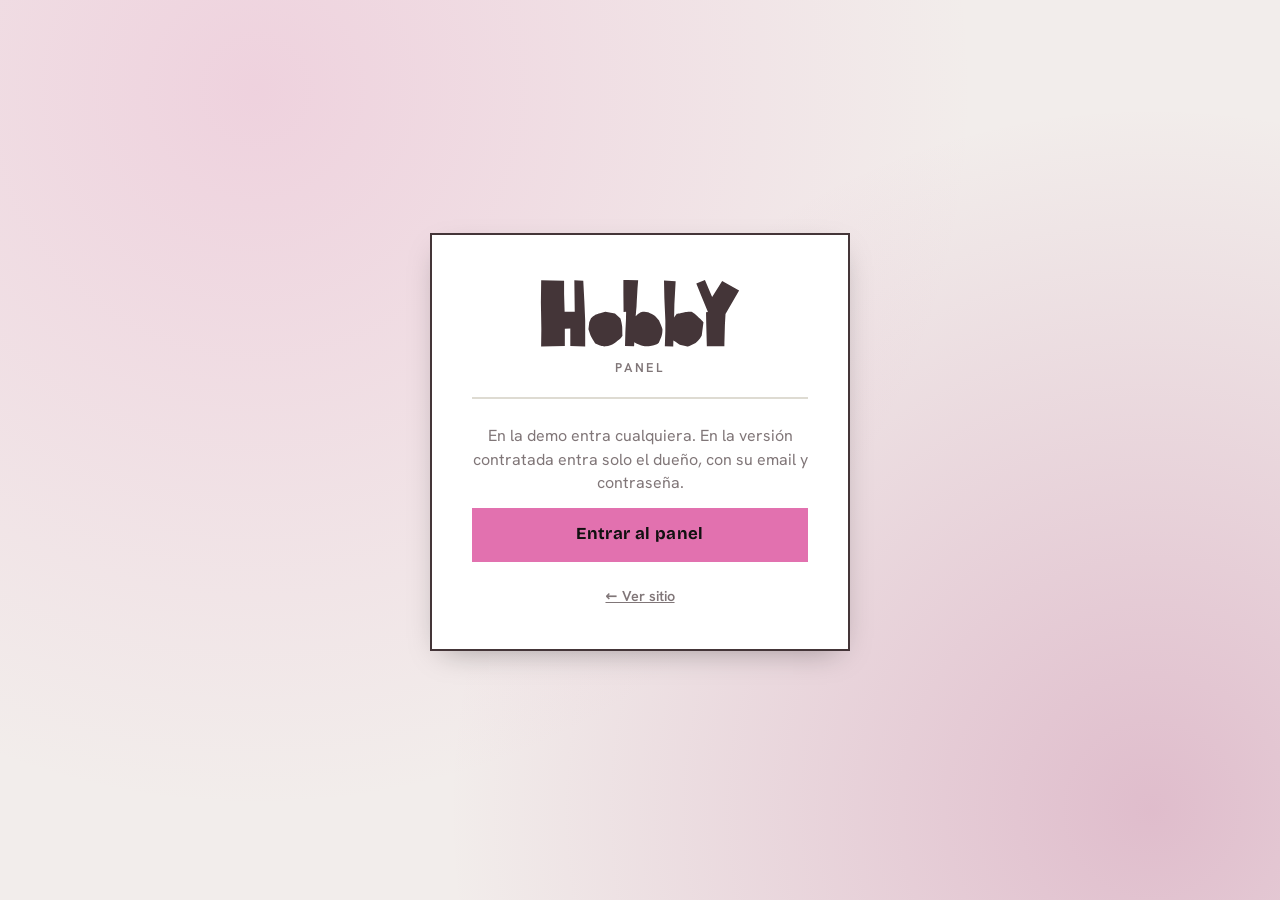
<file: admin/index.html>
<!doctype html>
<!-- Plantilla del panel. Va en web/admin/index.html de cada demo (scripts/instalar.mjs la copia). -->
<html lang="es">
<head>
<meta charset="utf-8">
<meta name="viewport" content="width=device-width, initial-scale=1, viewport-fit=cover">
<meta name="robots" content="noindex, nofollow">
<meta name="theme-color" content="#111111">
<title>Panel</title>
<script>
  // /admin sin barra final rompe las rutas relativas en algunos servidores (XAMPP): la agregamos.
  if (!/\/$|\.html$/.test(location.pathname)) location.replace(location.pathname + '/' + location.search + location.hash);
</script>
<link rel="stylesheet" href="../kit/kit.css?v=1">
<link rel="stylesheet" href="../kit/admin/admin.css?v=4">
<link rel="stylesheet" href="../css/fonts.css?v=1">
</head>
<body>
<div id="kit-admin" class="kit-root kit-admin" aria-busy="true"></div>
<script type="module">
  import { initAdmin } from '../kit/admin/admin.js?v=1';
  initAdmin({ config: '../cliente.json', sitio: '../' });
</script>
</body>
</html>
</file>
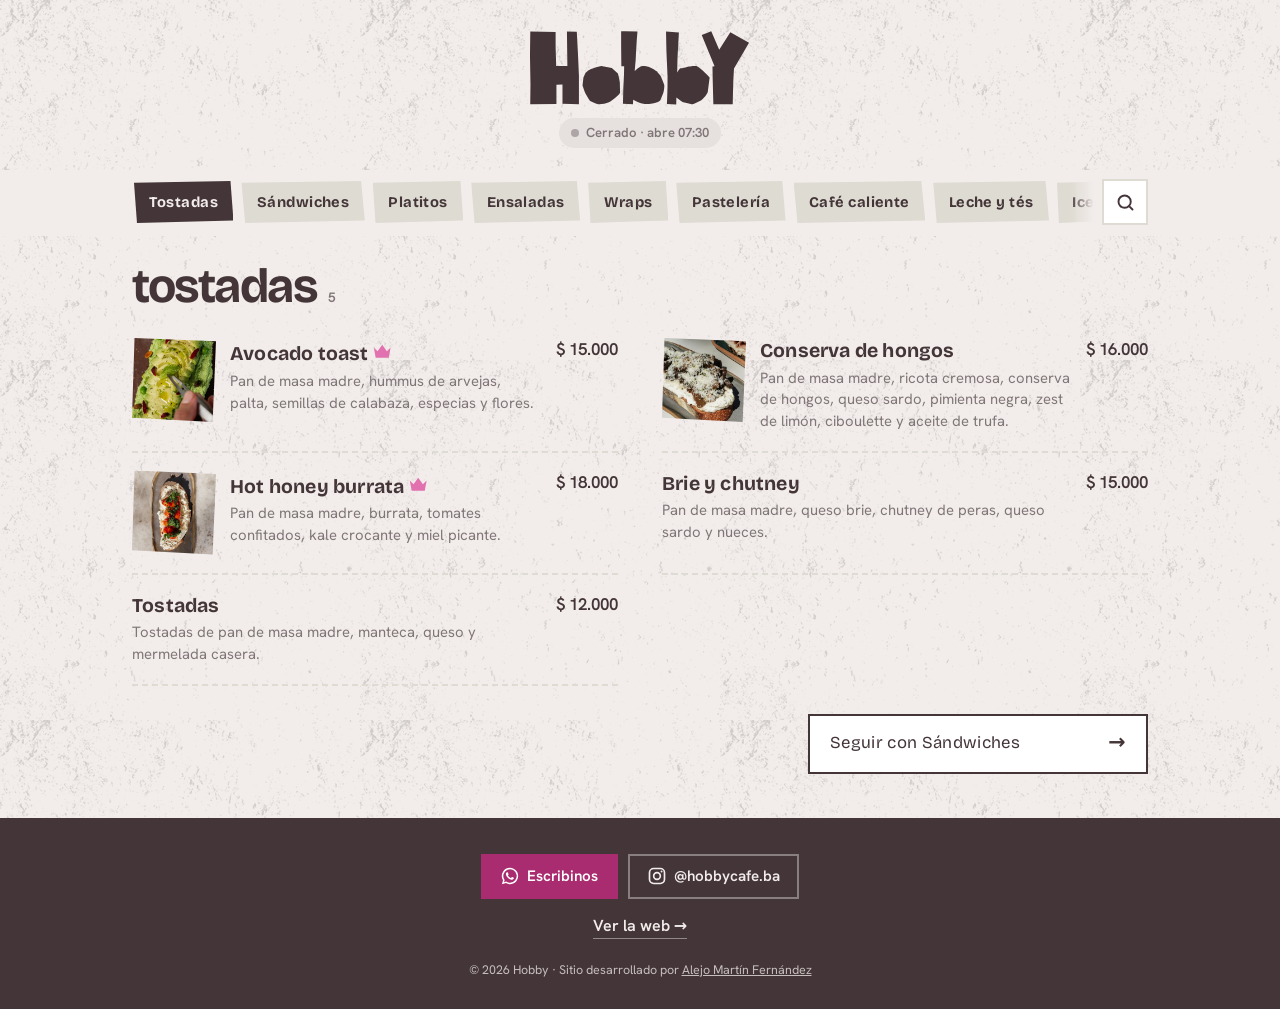
<file: carta/index.html>
<!doctype html>
<!-- Carta pública: la página a la que lleva el QR de las mesas. Va en web/carta/index.html de cada demo (scripts/instalar.mjs la copia).
     Se edita desde /admin (Carta) y el QR + las tarjetas para imprimir salen de /admin (QR de la carta). -->
<html lang="es">
<head>
<meta charset="utf-8">
<meta name="viewport" content="width=device-width, initial-scale=1, viewport-fit=cover">
<meta name="theme-color" content="#ffffff">
<title>Carta · Hobby</title>
<meta name="description" content="Carta online, siempre actualizada.">
<script>
  // /carta sin barra final rompe las rutas relativas en algunos servidores (XAMPP): la agregamos.
  if (!/\/$|\.html$/.test(location.pathname)) location.replace(location.pathname + '/' + location.search + location.hash);
</script>
<link rel="preconnect" href="https://fonts.googleapis.com"><link rel="preconnect" href="https://fonts.gstatic.com" crossorigin>
<link rel="stylesheet" href="../kit/kit.css?v=1">
<link rel="stylesheet" href="../kit/menu.css?v=1">
<link rel="stylesheet" href="../css/fonts.css?v=1">
<style>
  /* Hobby: la carta del QR con la identidad de la web */
  body { background: #F2EDEB; }
  body::before { content: ''; position: fixed; inset: 0; pointer-events: none; background: url(../img/grano.webp) 0 0 / 360px repeat; opacity: .14; }
  .kit-menu { --kit-font-head: 'Bricolage', 'Hanken', system-ui, sans-serif; --kit-font-body: 'Hanken', system-ui, sans-serif; position: relative; }
  .kmn-sec__t { font-family: 'Bricolage', system-ui, sans-serif !important; font-weight: 700 !important; letter-spacing: -.03em !important; text-transform: lowercase; }
  .kmn-item__n { font-family: 'Bricolage', system-ui, sans-serif !important; font-weight: 700 !important; }
  .kmn-chip { border-radius: 0 !important; border: 0 !important; background: #DEDBD2 !important; color: #443538 !important; font-family: 'Bricolage', system-ui, sans-serif !important; font-weight: 700 !important; clip-path: polygon(0 4%, 97% 0, 100% 94%, 3% 100%); }
  .kmn-chip[aria-current="true"], .kmn-chip.is-on, .kmn-chip[aria-selected="true"] { background: #443538 !important; color: #F2EDEB !important; }
  .kmn-item__foto { clip-path: polygon(3% 0, 100% 4%, 96% 100%, 0 95%); border-radius: 0 !important; }
  .kmn-sig { border-radius: 0 !important; }
  .kmn-pie { background: #443538 !important; }
</style>
</head>
<body>
<div id="kit-menu" class="kit-root kit-menu" aria-busy="true"></div>
<script type="module">
  import { initMenu } from '../kit/modules/menu.js?v=1';
  initMenu({ config: '../cliente.json', sitio: '../', imagenes: { lqip: '../img/lqip.json' } });
</script>
</body>
</html>
</file>
<file: kit/kit.css>
/* KIT DEMOS — estilos de módulos y popups.
   Todo sale de las variables --kit-* que arma core/theme.js desde cliente.json → marca.
   Cada demo puede pisar cualquier variable o clase .kit-* en su propio CSS. */

:root {
  --kit-bg: #fff; --kit-surface: #fff; --kit-text: #151515; --kit-muted: #666; --kit-primary: #111; --kit-on-primary: #fff;
  --kit-accent: #fc0; --kit-on-accent: #111; --kit-border: #ddd; --kit-ok: #1f9d55; --kit-warn: #d97706; --kit-danger: #d42a1d;
  --kit-font-head: inherit; --kit-font-body: inherit; --kit-head-case: uppercase;
  --kit-radius: 14px; --kit-radius-btn: 12px; --kit-border-w: 1.5px; --kit-shadow: 0 10px 30px -12px rgba(0,0,0,.35);
  --kit-ease: cubic-bezier(.2,.8,.2,1); --kit-z: 9000;
}
.kit-root, .kit-root *, .kit-root *::before, .kit-root *::after { box-sizing: border-box; }
.kit-root [hidden], .kit-root[hidden] { display: none !important; }
.kit-root { font-family: var(--kit-font-body); color: var(--kit-text); -webkit-tap-highlight-color: transparent; }
.kit-sr { position: absolute !important; width: 1px; height: 1px; overflow: hidden; clip: rect(0 0 0 0); white-space: nowrap; }
html.kit-lock { overflow: hidden; }
html.kit-lock body { overflow: hidden; touch-action: none; }

/* ---------- botones ---------- */
.kit-btn {
  appearance: none; display: inline-flex; align-items: center; justify-content: center; gap: .45em;
  min-height: 44px; padding: .7em 1.15em; border: var(--kit-border-w) solid var(--kit-primary); border-radius: var(--kit-radius-btn);
  background: var(--kit-primary); color: var(--kit-on-primary); font: 700 .95rem/1.1 var(--kit-font-body); text-decoration: none;
  cursor: pointer; transition: transform .15s var(--kit-ease), filter .15s, background .2s, box-shadow .2s; white-space: nowrap;
}
.kit-btn:hover { filter: brightness(1.08); }
.kit-btn:active { transform: translateY(1px) scale(.98); }
.kit-btn:focus-visible, .kit-chip:focus-visible, .kit-tab:focus-visible, .kit-add:focus-visible, .kit-x:focus-visible { outline: 3px solid var(--kit-accent); outline-offset: 2px; }
.kit-btn--ghost { background: var(--kit-surface); color: var(--kit-text); border-color: var(--kit-border); }
.kit-btn--danger { background: var(--kit-danger); border-color: var(--kit-danger); color: #fff; }
.kit-btn--danger-t { color: var(--kit-danger); }
.kit-btn--sm { min-height: 36px; padding: .45em .85em; font-size: .85rem; }
.kit-btn--big { min-height: 54px; font-size: 1.05rem; font-family: var(--kit-font-head); text-transform: var(--kit-head-case); letter-spacing: .02em; }
.kit-btn--block { width: 100%; }
.kit-btn[disabled] { opacity: .55; cursor: not-allowed; }
.kit-btn.is-loading { position: relative; color: transparent !important; }
.kit-btn.is-loading::after { content: ""; position: absolute; width: 20px; height: 20px; border: 2.5px solid var(--kit-on-primary); border-right-color: transparent; border-radius: 50%; animation: kit-spin .7s linear infinite; }
.kit-icon { appearance: none; width: 36px; height: 36px; display: inline-grid; place-items: center; border: var(--kit-border-w) solid var(--kit-border); border-radius: 10px; background: var(--kit-surface); color: var(--kit-text); cursor: pointer; font-size: 1rem; }
.kit-icon--danger { color: var(--kit-danger); }
.kit-icon[disabled] { opacity: .35; cursor: default; }
.kit-row { display: flex; gap: .6rem; flex-wrap: wrap; align-items: center; }
.kit-row--end { justify-content: flex-end; } .kit-row--center { justify-content: center; } .kit-row--between { justify-content: space-between; }
.kit-row--stack { flex-direction: column; align-items: stretch; }

/* ---------- badges / tags ---------- */
.kit-badge { display: inline-flex; align-items: center; gap: .3em; padding: .28em .6em; border-radius: 999px; font: 700 .72rem/1 var(--kit-font-body); letter-spacing: .02em; background: color-mix(in srgb, var(--kit-text) 9%, var(--kit-surface)); color: var(--kit-text); white-space: nowrap; }
.kit-badge--ok { background: color-mix(in srgb, var(--kit-ok) 16%, var(--kit-surface)); color: color-mix(in srgb, var(--kit-ok) 75%, #000); }
.kit-badge--warn { background: color-mix(in srgb, var(--kit-warn) 18%, var(--kit-surface)); color: color-mix(in srgb, var(--kit-warn) 70%, #000); }
.kit-badge--danger, .kit-badge--off { background: color-mix(in srgb, var(--kit-danger) 14%, var(--kit-surface)); color: color-mix(in srgb, var(--kit-danger) 80%, #000); }
.kit-badge--new { background: var(--kit-accent); color: var(--kit-on-accent); animation: kit-pulse 1.4s ease-in-out 3; }
.kit-tag { display: inline-grid; place-items: center; width: 1.15em; height: 1.15em; vertical-align: -.12em; margin-left: .15em; color: var(--kit-primary); }
.kit-tag svg { width: 100%; height: 100%; }
.kit-tag--txt { width: auto; height: auto; font-size: .7em; padding: .15em .45em; border-radius: 999px; background: var(--kit-accent); color: var(--kit-on-accent); }

/* ---------- carta ---------- */
.kit-carta { --kit-cols: 1; }
.kit-tabs { display: flex; gap: .5rem; overflow-x: auto; scrollbar-width: none; padding: 2px 2px 10px; margin-bottom: .5rem; scroll-snap-type: x proximity; }
.kit-tabs::-webkit-scrollbar { display: none; }
.kit-tab {
  appearance: none; flex: 0 0 auto; scroll-snap-align: start; min-height: 44px; padding: .55em 1.1em;
  border: var(--kit-border-w) solid var(--kit-text); border-radius: var(--kit-radius-btn); background: var(--kit-surface); color: var(--kit-text);
  font: 700 .95rem/1 var(--kit-font-head); text-transform: var(--kit-head-case); letter-spacing: .03em; cursor: pointer; transition: background .2s, color .2s, transform .15s;
}
.kit-tab.is-on { background: var(--kit-primary); border-color: var(--kit-primary); color: var(--kit-on-primary); }
.kit-carta__panel { display: grid; grid-template-columns: repeat(var(--kit-cols), minmax(0, 1fr)); gap: 0 2rem; }
.kit-item {
  display: grid; grid-template-columns: auto minmax(0, 1fr) auto; gap: .9rem; align-items: center; padding: 1rem 0;
  border-bottom: var(--kit-border-w) dashed var(--kit-border); min-width: 0;
  animation: kit-up .5s var(--kit-ease) both; animation-delay: calc(var(--i, 0) * 45ms);
}
.kit-item:not(:has(.kit-item__foto)) { grid-template-columns: minmax(0, 1fr) auto; }
.kit-item.is-off { opacity: .55; }
.kit-item__foto { width: 64px; height: 64px; object-fit: cover; border-radius: calc(var(--kit-radius) * .7); }
.kit-item__name { margin: 0 0 .25rem; font: 400 1.2rem/1.05 var(--kit-font-head); text-transform: var(--kit-head-case); }
.kit-item__n { margin-right: .5em; color: var(--kit-primary); }
.kit-item__desc { margin: 0; color: var(--kit-muted); font-size: .9rem; line-height: 1.4; }
.kit-item__side { display: flex; flex-direction: column; align-items: flex-end; gap: .45rem; }
.kit-price { font: 700 1.05rem/1 var(--kit-font-body); white-space: nowrap; }
.kit-price--na { font-size: .85rem; color: var(--kit-muted); font-weight: 600; }
/* botón de sumar (kit 1.20): "+" redondo que se abre en "− n +" dentro de un lugar fijo.
   El hueco [data-kit-qty] siempre mide lo mismo, así sumar nunca mueve ni estira la carta. */
[data-kit-qty] { --kq-h: var(--kit-qty-h, 44px); --kq-w: var(--kit-qty-w, 116px); position: relative; flex: none; display: inline-flex; align-items: center; justify-content: flex-end; width: var(--kq-w); height: var(--kq-h); }
@media (hover: hover) and (pointer: fine) { [data-kit-qty] { --kq-h: var(--kit-qty-h, 38px); --kq-w: var(--kit-qty-w, 104px); } }
.kit-add {
  appearance: none; flex: none; width: var(--kq-h, 40px); height: var(--kq-h, 40px); padding: 0; display: grid; place-items: center;
  border: var(--kit-border-w) solid var(--kit-primary); border-radius: 50%; background: var(--kit-surface); color: var(--kit-primary);
  cursor: pointer; touch-action: manipulation; transition: background .2s, color .2s, transform .15s var(--kit-ease);
}
.kit-add svg { width: 46%; height: 46%; fill: none; stroke: currentColor; stroke-width: 2.4; stroke-linecap: round; }
.kit-add:hover { background: var(--kit-primary); color: var(--kit-on-primary); }
.kit-add:active { transform: scale(.88); }
.kit-step { display: inline-flex; align-items: center; border: var(--kit-border-w) solid var(--kit-primary); border-radius: var(--kit-radius-btn); background: var(--kit-primary); color: var(--kit-on-primary); overflow: hidden; animation: kit-pop .25s var(--kit-ease); }
.kit-step button { appearance: none; width: 38px; height: 38px; border: 0; background: transparent; color: inherit; font: 800 1.15rem/1 var(--kit-font-body); cursor: pointer; }
[data-kit-qty] > .kit-step { width: 100%; height: 100%; justify-content: space-between; border-radius: 999px; animation: kit-qty-in .32s var(--kit-ease); }
[data-kit-qty] > .kit-step button { width: var(--kq-h); height: 100%; flex: none; font-size: 1.1rem; touch-action: manipulation; }
[data-kit-qty] > .kit-step output { flex: 1; min-width: 0; font-variant-numeric: tabular-nums; }
@keyframes kit-qty-in { from { clip-path: inset(0 0 0 calc(100% - var(--kq-h)) round 999px); } to { clip-path: inset(0 0 0 0 round 999px); } }
.kit-step button:disabled { opacity: .35; cursor: default; }
.kit-step output { min-width: 1.6em; text-align: center; font-weight: 800; }
.kit-step--lg button { width: 46px; height: 46px; }
.kit-step--lg output { min-width: 2.2em; font-size: 1.15rem; }
@media (min-width: 900px) { .kit-carta { --kit-cols: 2; } }

/* ---------- botón flotante del carrito ---------- */
.kit-fab {
  position: fixed; z-index: calc(var(--kit-z) - 2); right: max(14px, env(safe-area-inset-right)); bottom: max(14px, env(safe-area-inset-bottom));
  display: flex; align-items: center; gap: .7rem; padding: .55rem 1rem .55rem .6rem; min-height: 58px;
  border: var(--kit-border-w) solid var(--kit-text); border-radius: var(--kit-radius-btn); background: var(--kit-primary); color: var(--kit-on-primary);
  box-shadow: var(--kit-shadow); cursor: pointer; font-family: var(--kit-font-body); text-align: left;
  animation: kit-in-up .45s var(--kit-ease) both;
}
.kit-fab__ico { width: 40px; height: 40px; display: grid; place-items: center; border-radius: calc(var(--kit-radius-btn) * .8); background: color-mix(in srgb, var(--kit-on-primary) 16%, transparent); }
.kit-fab__ico svg { width: 22px; height: 22px; fill: none; stroke: currentColor; stroke-width: 2; stroke-linejoin: round; }
.kit-fab__txt { display: flex; flex-direction: column; line-height: 1.1; }
.kit-fab__label { font: 400 1rem/1 var(--kit-font-head); text-transform: var(--kit-head-case); letter-spacing: .03em; }
.kit-fab__total { font-weight: 700; font-size: .9rem; opacity: .92; }
.kit-fab__n { position: absolute; top: -9px; left: -9px; min-width: 26px; height: 26px; padding: 0 6px; display: grid; place-items: center; border-radius: 999px; background: var(--kit-accent); color: var(--kit-on-accent); font: 800 .8rem/1 var(--kit-font-body); border: 2px solid var(--kit-text); }
.kit-fab.bump { animation: kit-bump .45s var(--kit-ease); }
.kit-fly { position: fixed; z-index: var(--kit-z); width: 54px; height: 54px; margin: -27px 0 0 -27px; border-radius: 50%; background: var(--kit-accent); overflow: hidden; pointer-events: none; transition: transform .6s cubic-bezier(.5,-.3,.7,1), opacity .6s; box-shadow: 0 4px 14px rgba(0,0,0,.25); }
.kit-fly img { width: 100%; height: 100%; object-fit: cover; }

/* píldora "probá el panel" (solo demo) */
.kit-demo-pill {
  position: fixed; z-index: calc(var(--kit-z) - 3); left: max(14px, env(safe-area-inset-left)); bottom: max(14px, env(safe-area-inset-bottom));
  display: inline-flex; align-items: center; gap: .5rem; min-height: 44px; padding: .55rem .9rem; border-radius: 999px; background: var(--kit-surface); color: var(--kit-text);
  border: var(--kit-border-w) solid var(--kit-text); box-shadow: var(--kit-shadow); font: 700 .8rem/1 var(--kit-font-body); text-decoration: none;
  opacity: 0; transform: translateY(20px); transition: opacity .4s, transform .4s var(--kit-ease);
}
.kit-demo-pill.is-in { opacity: 1; transform: none; }
html.kit-lock .kit-demo-pill { opacity: 0; pointer-events: none; transform: translateY(20px); }
.kit-demo-pill__dot { width: 8px; height: 8px; border-radius: 50%; background: var(--kit-ok); box-shadow: 0 0 0 0 var(--kit-ok); animation: kit-ping 2s infinite; }
@media (max-width: 640px) { html.kit-has-cart .kit-demo-pill { bottom: calc(max(14px, env(safe-area-inset-bottom)) + 70px); } }

/* ---------- popups ---------- */
.kit-pop { position: fixed; inset: 0; z-index: var(--kit-z); display: grid; place-items: center; padding: 16px; }
.kit-pop__back { position: absolute; inset: 0; background: color-mix(in srgb, var(--kit-text) 55%, transparent); opacity: 0; transition: opacity .25s; }
.kit-pop__box {
  position: relative; width: min(520px, 100%); max-height: min(88vh, 100%); max-height: min(88dvh, 100%); display: flex; flex-direction: column;
  background: var(--kit-bg); color: var(--kit-text); border: var(--kit-border-w) solid var(--kit-text); border-radius: var(--kit-radius);
  box-shadow: var(--kit-shadow); outline: none; overflow: hidden;
  opacity: 0; transform: translateY(24px) scale(.97); transition: opacity .25s, transform .3s var(--kit-ease);
}
.kit-pop.is-open .kit-pop__back { opacity: 1; }
.kit-pop.is-open .kit-pop__box { opacity: 1; transform: none; }
.kit-pop.is-closing .kit-pop__box { transform: translateY(16px) scale(.98); }
.kit-pop__head { color: var(--kit-text); margin: 0; display: flex; align-items: center; justify-content: space-between; gap: 1rem; padding: 14px 14px 10px 20px; border-bottom: var(--kit-border-w) solid var(--kit-border); background: var(--kit-bg); }
.kit-pop__title { margin: 0; font: 400 1.35rem/1.05 var(--kit-font-head); text-transform: var(--kit-head-case); letter-spacing: .02em; }
.kit-pop--sm .kit-pop__head { border-bottom: 0; padding-bottom: 0; }
.kit-pop__body { padding: 16px 20px 20px; overflow: auto; overscroll-behavior: contain; -webkit-overflow-scrolling: touch; }
.kit-x { appearance: none; flex: 0 0 auto; width: 42px; height: 42px; display: grid; place-items: center; border: var(--kit-border-w) solid var(--kit-border); border-radius: 50%; background: var(--kit-surface); color: var(--kit-text); cursor: pointer; transition: transform .2s; }
.kit-x:hover { transform: rotate(90deg); }
.kit-x svg { width: 18px; height: 18px; stroke: currentColor; stroke-width: 2.4; stroke-linecap: round; }
.kit-pop--sm .kit-pop__box { width: min(420px, 100%); }
.kit-pop--editor .kit-pop__box { width: min(560px, 100%); }
.kit-pop--resv .kit-pop__box { width: min(600px, 100%); }

/* drawer: hoja inferior en mobile, panel lateral en desktop */
.kit-pop--drawer { place-items: end stretch; padding: 0; }
.kit-pop--drawer .kit-pop__box { width: 100%; max-height: 92vh; max-height: 92dvh; border-radius: var(--kit-radius) var(--kit-radius) 0 0; border-bottom: 0; transform: translateY(100%); }
.kit-pop--drawer .kit-pop__body { padding: 0; display: flex; flex-direction: column; min-height: 0; flex: 1; overflow: hidden; }
.kit-pop--drawer.is-closing .kit-pop__box { transform: translateY(100%); }
@media (min-width: 760px) {
  .kit-pop--drawer { place-items: stretch end; }
  .kit-pop--drawer .kit-pop__box { width: min(440px, 100%); height: 100%; max-height: none; border-radius: 0; border: 0; border-left: var(--kit-border-w) solid var(--kit-text); transform: translateX(100%); }
  .kit-pop--drawer.is-closing .kit-pop__box { transform: translateX(100%); }
}

/* ---------- carrito / checkout ---------- */
.kit-cart__scroll { flex: 1; overflow: auto; overscroll-behavior: contain; padding: 8px 20px 16px; }
.kit-lines { list-style: none; margin: 0 0 12px; padding: 0; }
.kit-line { display: grid; grid-template-columns: 52px minmax(0, 1fr) auto; gap: .75rem; align-items: center; padding: .7rem 0; border-bottom: var(--kit-border-w) dashed var(--kit-border); animation: kit-up .35s var(--kit-ease) both; }
.kit-line__img { width: 52px; height: 52px; border-radius: 10px; object-fit: cover; background: color-mix(in srgb, var(--kit-primary) 14%, var(--kit-surface)); display: block; }
.kit-line__body { display: flex; flex-direction: column; min-width: 0; }
.kit-line__body b { font: 400 1.05rem/1.1 var(--kit-font-head); text-transform: var(--kit-head-case); overflow-wrap: anywhere; }
.kit-line__body span { color: var(--kit-muted); font-size: .88rem; }
.kit-cart__foot { color: var(--kit-text); margin: 0; padding: 12px 20px max(16px, env(safe-area-inset-bottom)); border-top: var(--kit-border-w) solid var(--kit-text); background: var(--kit-surface); }
.kit-sum { display: grid; gap: .3rem; margin-bottom: .7rem; font-size: .92rem; }
.kit-sum > div { display: flex; justify-content: space-between; }
.kit-sum__total { font-size: 1.1rem; }
.kit-sum__total b { font: 400 1.5rem/1 var(--kit-font-head); }
.kit-empty { text-align: center; padding: 2.5rem 1.5rem; display: grid; gap: .5rem; justify-items: center; }
.kit-empty__t { font: 400 1.35rem/1.1 var(--kit-font-head); text-transform: var(--kit-head-case); margin: 0; }
.kit-empty p { margin: 0; color: var(--kit-muted); }
.kit-empty .kit-btn { margin-top: .8rem; }

/* ---------- formularios ---------- */
.kit-form { display: grid; gap: .85rem; }
.kit-field { display: grid; gap: .35rem; min-width: 0; }
.kit-field > span, .kit-label, .kit-pay legend { font: 700 .78rem/1 var(--kit-font-body); text-transform: uppercase; letter-spacing: .06em; color: var(--kit-muted); }
.kit-field input, .kit-field textarea, .kit-field select {
  width: 100%; min-height: 46px; padding: .7em .85em; border: var(--kit-border-w) solid var(--kit-border); border-radius: calc(var(--kit-radius-btn) * .8);
  background: var(--kit-surface); color: var(--kit-text); font: 500 16px/1.3 var(--kit-font-body); transition: border-color .2s, box-shadow .2s;
}
.kit-field textarea { resize: vertical; min-height: 64px; }
.kit-field input:focus, .kit-field textarea:focus, .kit-field select:focus { outline: none; border-color: var(--kit-primary); box-shadow: 0 0 0 3px color-mix(in srgb, var(--kit-primary) 22%, transparent); }
.kit-field-row { display: grid; grid-template-columns: 1fr 1fr; gap: .75rem; }
.kit-check { display: flex; align-items: center; gap: .6rem; font-weight: 600; cursor: pointer; }
.kit-check input { width: 20px; height: 20px; accent-color: var(--kit-primary); }
.kit-seg { display: grid; grid-auto-flow: column; grid-auto-columns: 1fr; gap: 0; padding: 4px; margin: 0; border: var(--kit-border-w) solid var(--kit-border); border-radius: var(--kit-radius-btn); background: var(--kit-surface); }
.kit-seg label { position: relative; }
.kit-seg input { position: absolute; opacity: 0; inset: 0; cursor: pointer; }
.kit-seg span { display: grid; place-items: center; min-height: 42px; border-radius: calc(var(--kit-radius-btn) * .75); font-weight: 700; font-size: .9rem; transition: background .2s, color .2s; text-align: center; padding: 0 .4rem; }
.kit-seg input:checked + span { background: var(--kit-primary); color: var(--kit-on-primary); }
.kit-seg input:focus-visible + span { outline: 3px solid var(--kit-accent); }
.kit-sedes { border: 0; padding: 0; margin: .1rem 0 0; min-width: 0; }
.kit-sedes legend { font: 700 .78rem/1 var(--kit-font-body); text-transform: uppercase; letter-spacing: .06em; color: var(--kit-muted); margin-bottom: .55rem; padding: 0; }
.kit-sedes__list { display: grid; grid-template-columns: repeat(auto-fill, minmax(min(100%, 9.5rem), 1fr)); gap: .5rem; }
.kit-sede { position: relative; display: block; cursor: pointer; min-width: 0; }
.kit-sede input { position: absolute; opacity: 0; inset: 0; cursor: pointer; }
.kit-sede span { display: flex; flex-direction: column; justify-content: center; gap: .15rem; min-height: 56px; padding: .55rem .8rem; border: var(--kit-border-w) solid var(--kit-border); border-radius: var(--kit-radius); background: var(--kit-surface); transition: background .2s, color .2s, border-color .2s; }
.kit-sede b { font-size: .95rem; line-height: 1.15; overflow-wrap: anywhere; }
.kit-sede small { font-size: .8rem; line-height: 1.25; opacity: .8; overflow-wrap: anywhere; }
.kit-sede input:checked + span { background: var(--kit-primary); color: var(--kit-on-primary); border-color: var(--kit-primary); }
.kit-sede input:focus-visible + span { outline: 3px solid var(--kit-accent); outline-offset: 2px; }
.kit-line__nota { font-style: normal; font-size: .82rem; color: var(--kit-muted); overflow-wrap: anywhere; }
.kit-pay { display: grid; gap: .5rem; border: 0; padding: 0; margin: .2rem 0 0; }
.kit-pay legend { margin-bottom: .5rem; }
.kit-pay__opt { position: relative; display: block; cursor: pointer; }
.kit-pay__opt input { position: absolute; opacity: 0; }
.kit-pay__card { display: grid; gap: .15rem; padding: .8rem 1rem .8rem 2.7rem; border: var(--kit-border-w) solid var(--kit-border); border-radius: var(--kit-radius-btn); background: var(--kit-surface); transition: border-color .2s, background .2s; position: relative; }
.kit-pay__card::before { content: ""; position: absolute; left: 1rem; top: 50%; width: 18px; height: 18px; margin-top: -9px; border-radius: 50%; border: 2px solid var(--kit-border); background: var(--kit-surface); transition: border .2s; }
.kit-pay__card small { color: var(--kit-muted); }
.kit-pay__opt input:checked + .kit-pay__card { border-color: var(--kit-primary); background: color-mix(in srgb, var(--kit-primary) 7%, var(--kit-surface)); }
.kit-pay__opt input:checked + .kit-pay__card::before { border: 6px solid var(--kit-primary); }
.kit-pay__opt input:focus-visible + .kit-pay__card { outline: 3px solid var(--kit-accent); }
.kit-msg { margin: 0 0 .6rem; padding: .6rem .8rem; border-radius: 10px; background: color-mix(in srgb, var(--kit-danger) 12%, var(--kit-surface)); color: color-mix(in srgb, var(--kit-danger) 85%, #000); font-weight: 600; font-size: .9rem; }
.kit-msg.shake { animation: kit-shake .35s; }
.kit-hint { color: var(--kit-muted); font-size: .88rem; margin: 0; }
.kit-error { padding: 1rem; color: var(--kit-danger); }

/* chips (días, horas, filtros) */
.kit-chips { display: flex; gap: .5rem; flex-wrap: wrap; }
.kit-chips--scroll { flex-wrap: nowrap; overflow-x: auto; scrollbar-width: none; padding: 2px 2px 6px; margin: 0 -2px; scroll-snap-type: x proximity; }
.kit-chips--scroll::-webkit-scrollbar { display: none; }
.kit-chips--grid { display: grid; grid-template-columns: repeat(auto-fill, minmax(74px, 1fr)); }
.kit-chips--grid > .kit-hint { grid-column: 1 / -1; }
.kit-chip {
  appearance: none; flex: 0 0 auto; scroll-snap-align: start; display: inline-flex; flex-direction: column; align-items: center; justify-content: center; gap: .15rem;
  min-height: 44px; padding: .45em .8em; border: var(--kit-border-w) solid var(--kit-border); border-radius: calc(var(--kit-radius-btn) * .8);
  background: var(--kit-surface); color: var(--kit-text); font: 700 .92rem/1 var(--kit-font-body); cursor: pointer; transition: background .15s, color .15s, border-color .15s, transform .12s;
}
.kit-chip small { font-weight: 600; font-size: .7rem; opacity: .8; }
.kit-chip:not([disabled]):hover { border-color: var(--kit-primary); }
.kit-chip.is-on { background: var(--kit-primary); border-color: var(--kit-primary); color: var(--kit-on-primary); animation: kit-pop .22s var(--kit-ease); }
.kit-chip[disabled] { opacity: .45; cursor: not-allowed; text-decoration: none; }
.kit-chip.is-full { text-decoration: line-through; }
.kit-chip--day { min-width: 72px; padding: .55em .7em; }
.kit-chip--day b { font-family: var(--kit-font-head); font-weight: 400; text-transform: var(--kit-head-case); font-size: 1rem; }

/* reservas */
.kit-resv { display: grid; gap: 1.1rem; }
.kit-resv__row { display: flex; align-items: center; justify-content: space-between; gap: 1rem; }
.kit-resv__block { display: grid; gap: .55rem; min-width: 0; }
.kit-resv__datos { display: grid; gap: .8rem; }
@media (min-width: 560px) { .kit-resv__datos { grid-template-columns: 1fr 1fr; } .kit-field--full { grid-column: 1 / -1; } }
.kit-resv .kit-step { background: var(--kit-surface); color: var(--kit-text); border-color: var(--kit-text); }
[data-kit="reservas"] .kit-resv { padding: clamp(16px, 4vw, 28px); background: var(--kit-bg); border: var(--kit-border-w) solid var(--kit-text); border-radius: var(--kit-radius); box-shadow: var(--kit-shadow); }

/* confirmaciones */
.kit-done { text-align: center; display: grid; gap: .55rem; justify-items: center; padding: .5rem 0 .3rem; }
.kit-done h3 { margin: .3rem 0 0; font: 400 1.6rem/1.05 var(--kit-font-head); text-transform: var(--kit-head-case); }
.kit-done p { margin: 0 0 .6rem; color: var(--kit-muted); max-width: 34ch; }
.kit-done__ico { width: 68px; height: 68px; border-radius: 50%; display: grid; place-items: center; background: var(--kit-primary); color: var(--kit-on-primary); animation: kit-pop .45s var(--kit-ease); }
.kit-done--warn .kit-done__ico { background: var(--kit-warn); color: #fff; }
.kit-done__ico svg { width: 34px; height: 34px; fill: none; stroke: currentColor; stroke-width: 3; stroke-linecap: round; stroke-linejoin: round; stroke-dasharray: 30; animation: kit-draw .5s .2s backwards; }
.kit-confirm p { margin: .2rem 0 1.2rem; font-size: 1.02rem; line-height: 1.45; }
.kit-sim { display: grid; gap: .8rem; }
.kit-sim__tag { justify-self: start; margin: 0; padding: .25em .6em; border-radius: 6px; background: var(--kit-accent); color: var(--kit-on-accent); font: 800 .72rem/1 var(--kit-font-body); letter-spacing: .1em; }
.kit-sim p { margin: 0; color: var(--kit-muted); }
.kit-sim__total { display: flex; justify-content: space-between; align-items: baseline; padding: .9rem 1rem; border: var(--kit-border-w) dashed var(--kit-border); border-radius: var(--kit-radius-btn); }
.kit-sim__total b { font: 400 1.6rem/1 var(--kit-font-head); }

/* toasts */
.kit-toasts { position: fixed; z-index: calc(var(--kit-z) + 10); left: 50%; top: max(14px, env(safe-area-inset-top)); transform: translateX(-50%); display: grid; gap: .5rem; width: min(92vw, 420px); pointer-events: none; }
.kit-toast { padding: .75rem 1rem; border-radius: var(--kit-radius-btn); background: var(--kit-text); color: var(--kit-bg); font: 600 .92rem/1.3 var(--kit-font-body); box-shadow: 0 10px 30px -10px rgba(0,0,0,.5); opacity: 0; transform: translateY(-12px); transition: opacity .25s, transform .3s var(--kit-ease); text-align: center; }
.kit-toast--warn { background: var(--kit-warn); color: #fff; }
.kit-toast.is-in { opacity: 1; transform: none; }

/* switch */
.kit-switch { position: relative; display: inline-flex; cursor: pointer; }
.kit-switch input { position: absolute; z-index: 1; opacity: 0; width: 100%; height: 100%; margin: 0; cursor: pointer; }
.kit-switch__ui { width: 46px; height: 28px; border-radius: 999px; background: var(--kit-border); position: relative; transition: background .2s; }
.kit-switch__ui::after { content: ""; position: absolute; top: 3px; left: 3px; width: 22px; height: 22px; border-radius: 50%; background: #fff; box-shadow: 0 1px 3px rgba(0,0,0,.3); transition: transform .2s var(--kit-ease); }
.kit-switch input:checked + .kit-switch__ui { background: var(--kit-ok); }
.kit-switch input:checked + .kit-switch__ui::after { transform: translateX(18px); }
.kit-switch input:focus-visible + .kit-switch__ui { outline: 3px solid var(--kit-accent); outline-offset: 2px; }

/* ---------- animaciones ---------- */
@keyframes kit-up { from { opacity: 0; transform: translateY(12px); } }
@keyframes kit-in-up { from { opacity: 0; transform: translateY(30px) scale(.9); } }
@keyframes kit-pop { 0% { transform: scale(.85); } 60% { transform: scale(1.06); } 100% { transform: none; } }
@keyframes kit-bump { 0%, 100% { transform: none; } 35% { transform: scale(1.12) rotate(-3deg); } 65% { transform: scale(.96); } }
@keyframes kit-spin { to { transform: rotate(360deg); } }
@keyframes kit-shake { 25% { transform: translateX(-6px); } 50% { transform: translateX(5px); } 75% { transform: translateX(-3px); } }
@keyframes kit-draw { from { stroke-dashoffset: 30; } to { stroke-dashoffset: 0; } }
@keyframes kit-pulse { 50% { transform: scale(1.12); } }
@keyframes kit-ping { 0% { box-shadow: 0 0 0 0 color-mix(in srgb, var(--kit-ok) 60%, transparent); } 80%, 100% { box-shadow: 0 0 0 9px transparent; } }
@media (prefers-reduced-motion: reduce) {
  .kit-root *, .kit-fab, .kit-pop__box, .kit-item { animation: none !important; transition: none !important; }
}

/* descuento por medio de pago (efectivo al retirar) */
.kit-sum__desc { color: var(--kit-accent); font-weight: 700; }

/* ---------- encargos: día y franja de retiro (v1.3) ---------- */
.kit-retiro, .kit-franjas { border: 0; padding: 0; margin: .1rem 0 0; min-width: 0; }
.kit-retiro legend, .kit-franjas legend { display: flex; flex-wrap: wrap; align-items: baseline; gap: .2rem .6rem; font: 700 .78rem/1.2 var(--kit-font-body); text-transform: uppercase; letter-spacing: .06em; color: var(--kit-muted); margin-bottom: .55rem; padding: 0; }
.kit-retiro legend small { font-weight: 600; text-transform: none; letter-spacing: 0; font-size: .82rem; }
.kit-dias { display: flex; gap: .5rem; overflow-x: auto; overscroll-behavior-x: contain; scroll-snap-type: x proximity; padding: 2px 2px 6px; margin: 0 -2px; scrollbar-width: none; }
.kit-dias::-webkit-scrollbar { display: none; }
.kit-dia, .kit-franja { position: relative; flex: 0 0 auto; scroll-snap-align: start; cursor: pointer; }
.kit-dia input, .kit-franja input { position: absolute; opacity: 0; inset: 0; margin: 0; cursor: pointer; }
.kit-dia span { display: grid; justify-items: center; gap: 2px; min-width: 56px; min-height: 64px; padding: .45rem .4rem; box-sizing: border-box; border: var(--kit-border-w) solid var(--kit-border); border-radius: var(--kit-radius-btn); background: var(--kit-surface); transition: background .2s, color .2s, border-color .2s, transform .15s; }
.kit-dia small { font: 600 .72rem/1 var(--kit-font-body); text-transform: capitalize; color: var(--kit-muted); }
.kit-dia b { font: 700 1.2rem/1 var(--kit-font-body); }
.kit-dia.is-on span, .kit-dia input:checked + span { background: var(--kit-text); border-color: var(--kit-text); color: var(--kit-surface); }
.kit-dia.is-on small, .kit-dia input:checked + span small { color: inherit; opacity: .8; }
.kit-dia.is-off { cursor: not-allowed; } .kit-dia.is-off span { opacity: .38; }
.kit-dia input:focus-visible + span, .kit-franja input:focus-visible + span { outline: 3px solid var(--kit-accent); outline-offset: 2px; }
.kit-franjas__list { display: grid; grid-template-columns: repeat(auto-fit, minmax(min(100%, 8.5rem), 1fr)); gap: .5rem; }
.kit-franja span { display: grid; gap: 3px; min-height: 52px; padding: .55rem .75rem; box-sizing: border-box; border: var(--kit-border-w) solid var(--kit-border); border-radius: var(--kit-radius-btn); background: var(--kit-surface); transition: background .2s, color .2s, border-color .2s; }
.kit-franja b { font: 700 .95rem/1 var(--kit-font-body); } .kit-franja small { font-size: .8rem; color: var(--kit-muted); }
.kit-franja.is-on span, .kit-franja input:checked + span { background: var(--kit-text); border-color: var(--kit-text); color: var(--kit-surface); }
.kit-franja.is-on small, .kit-franja input:checked + span small { color: inherit; opacity: .8; }
.kit-franja.is-off { cursor: not-allowed; } .kit-franja.is-off span { opacity: .38; text-decoration: line-through; }
.kit-hint { margin: .5rem 0 0; font-size: .85rem; line-height: 1.45; color: var(--kit-muted); }
.kit-aviso { margin: 0 0 .7rem; padding: .65rem .8rem; border-radius: calc(var(--kit-radius) * .7); background: color-mix(in srgb, var(--kit-warn) 12%, var(--kit-surface)); color: color-mix(in srgb, var(--kit-warn) 55%, #000); font-size: .85rem; line-height: 1.45; }
.kit-pay__opt.is-off { opacity: .55; cursor: not-allowed; }
.kit-tab--especial { border-style: dashed; }

/* botón de carrito propio de la demo ([data-kit-target]) */
.kit-bump { animation: kit-bump .45s var(--kit-ease); }

/* ---------- reservas por servicio y tanda (1.4) ---------- */
.kit-seg--serv { min-height: 52px; }
.kit-seg--serv span { flex-direction: column; gap: 1px; min-height: 46px; }
.kit-seg--serv small { font-weight: 600; font-size: .7rem; opacity: .75; }
.kit-seg--serv input:disabled + span { opacity: .45; cursor: not-allowed; }
.kit-tandas { display: grid; gap: .9rem; min-height: 120px; align-content: start; }
.kit-tanda { display: grid; gap: .45rem; }
.kit-tanda__t { font: 700 .74rem/1.2 var(--kit-font-body); letter-spacing: .14em; text-transform: uppercase; color: var(--kit-muted); }
.kit-tanda.is-full .kit-tanda__t { text-decoration: none; }
.kit-extras { display: grid; gap: .55rem; }
.kit-extras .kit-check { font-weight: 600; min-height: 32px; }

/* ---------- gift cards (1.4) ---------- */
.kit-line__img--gc { display: grid; place-items: center; color: var(--kit-primary); }
.kit-line__img--gc svg { width: 26px; height: 26px; fill: none; stroke: currentColor; stroke-width: 1.6; stroke-linecap: round; stroke-linejoin: round; }
.kit-gc-x { appearance: none; border: var(--kit-border-w) solid var(--kit-border); background: var(--kit-surface); color: var(--kit-text); font: 700 .8rem/1 var(--kit-font-body); min-height: 40px; padding: 0 .85em; border-radius: var(--kit-radius-btn); cursor: pointer; }
.kit-gc-x:hover { border-color: var(--kit-danger); color: var(--kit-danger); }
.kit-gcs { list-style: none; margin: 0 0 .6rem; padding: 0; display: grid; gap: .5rem; width: 100%; }
.kit-gcs li { display: grid; gap: 2px; padding: .75rem .9rem; border: var(--kit-border-w) dashed var(--kit-border); border-radius: calc(var(--kit-radius) * .6); text-align: left; }
.kit-gcs b { font: 400 1.5rem/1 var(--kit-font-head); letter-spacing: .06em; }
.kit-gcs span, .kit-gcs small { color: var(--kit-muted); font-size: .88rem; }
.kit-gcform { display: grid; gap: 1.1rem; }
[data-kit="giftcard"] .kit-gcform { padding: clamp(16px, 4vw, 28px); background: var(--kit-bg); border: var(--kit-border-w) solid var(--kit-text); border-radius: var(--kit-radius); box-shadow: var(--kit-shadow); }

/* ---------- tamaños y seña (1.5) ---------- */
.kit-line__det { display: block; font-style: normal; font-size: .85rem; color: var(--kit-muted); }
.kit-line__sena { display: inline-block; margin-left: .3rem; padding: .05rem .45rem; border-radius: 999px; background: var(--kit-accent); color: var(--kit-on-accent); font-size: .72rem; font-weight: 700; vertical-align: 1px; }
.kit-sum__resto { color: var(--kit-muted); }

/* cargador de imágenes (core/imagenes.js): nunca un hueco gris mientras baja una foto */
img.kit-ph.kit-ph {
  background:
    linear-gradient(100deg, transparent 32%, rgba(255, 255, 255, .42) 50%, transparent 68%) 0 0 / 260% 100% no-repeat,
    var(--kit-lqip, none) center / cover no-repeat,
    color-mix(in srgb, var(--kit-primary, #8a7b70) 14%, var(--kit-surface, #f1ebe6));
  animation: kit-ph 1.25s linear infinite;
}
img.kit-ph--ok { animation: kit-ph-in .6s cubic-bezier(.2, .7, .2, 1); }
@keyframes kit-ph { from { background-position: 130% 0, center, 0 0; } to { background-position: -30% 0, center, 0 0; } }
@keyframes kit-ph-in { from { filter: blur(14px) saturate(1.2); opacity: .55; } to { filter: none; opacity: 1; } }
@media (prefers-reduced-motion: reduce) { img.kit-ph.kit-ph { animation: none; } img.kit-ph--ok { animation: none; } }

/* ---------- esqueletos (2.0): mientras llegan los datos se ve la forma de lo que viene, nunca un hueco ---------- */
/* La carta vacía (antes de que cargue cliente.json) reserva su lugar y muestra renglones: título, descripción y precio. */
[data-kit="carta"]:empty, .kit-sk--lista {
  --kit-sk: color-mix(in srgb, var(--kit-text, #3a3330) 11%, transparent);
  display: block; min-height: var(--kit-sk-alto, 26rem); border-radius: var(--kit-radius, 12px);
  background:
    linear-gradient(100deg, transparent 30%, color-mix(in srgb, var(--kit-bg, #fff) 75%, transparent) 50%, transparent 70%) 0 0 / 250% 100% no-repeat,
    repeating-linear-gradient(to bottom, var(--kit-sk) 0 1.05rem, transparent 1.05rem 5.2rem) 0 .6rem / 46% 100% no-repeat,
    repeating-linear-gradient(to bottom, transparent 0 1.75rem, var(--kit-sk) 1.75rem 2.45rem, transparent 2.45rem 5.2rem) 0 .6rem / 72% 100% no-repeat,
    repeating-linear-gradient(to bottom, var(--kit-sk) 0 1.05rem, transparent 1.05rem 5.2rem) 100% .6rem / 3.6rem 100% no-repeat;
  animation: kit-sk 1.3s linear infinite;
}
/* Piezas sueltas para las demos: <span class="kit-sk kit-sk--texto"></span>, <div class="kit-sk" style="height:12rem"></div> */
.kit-sk {
  --kit-sk: color-mix(in srgb, var(--kit-text, #3a3330) 11%, transparent);
  display: block; border-radius: var(--kit-radius, 12px); color: transparent !important; user-select: none; pointer-events: none;
  background: linear-gradient(100deg, transparent 30%, color-mix(in srgb, var(--kit-bg, #fff) 75%, transparent) 50%, transparent 70%) 0 0 / 250% 100% no-repeat, var(--kit-sk);
  animation: kit-sk-b 1.3s linear infinite;
}
.kit-sk--texto { height: 1em; width: 62%; border-radius: 999px; margin: .35em 0; }
.kit-sk--corto { width: 34%; }
.kit-sk--redondo { border-radius: 50%; aspect-ratio: 1; }
@keyframes kit-sk { from { background-position: 130% 0, 0 .6rem, 0 .6rem, 100% .6rem; } to { background-position: -30% 0, 0 .6rem, 0 .6rem, 100% .6rem; } }
@keyframes kit-sk-b { from { background-position: 130% 0, 0 0; } to { background-position: -30% 0, 0 0; } }
@media (prefers-reduced-motion: reduce) { [data-kit="carta"]:empty, .kit-sk, .kit-sk--lista { animation: none; } }

/* ---------- estadías (alojamientos) ---------- */
.kit-est { container-type: inline-size; }
.kit-est__in { display: grid; gap: 22px; }
@container (min-width: 860px) { .kit-est__in { grid-template-columns: minmax(0, 1.25fr) minmax(0, 1fr); gap: 32px; align-items: start; } .kit-est:not(.kit-est--pop) .kit-est__cal { position: sticky; top: var(--kit-sticky-top, 96px); } }
.kit-est__cal { background: var(--kit-surface); border: var(--kit-border-w) solid var(--kit-border); border-radius: var(--kit-radius); padding: 16px; min-width: 0; }
.kit-est__nav { display: flex; align-items: center; gap: 10px; margin-bottom: 8px; }
.kit-est__titulos { text-transform: capitalize !important; flex: 1; display: grid; grid-template-columns: 1fr; text-align: center; font: 400 1.15rem/1.1 var(--kit-font-head); text-transform: var(--kit-head-case); }
.kit-est__tit--2 { display: none; }
.kit-est__flecha { appearance: none; width: 44px; height: 44px; flex: none; display: grid; place-items: center; border: var(--kit-border-w) solid var(--kit-border); border-radius: 50%; background: var(--kit-bg); color: var(--kit-text); cursor: pointer; transition: transform .15s, background .2s; touch-action: manipulation; }
.kit-est__flecha svg { width: 18px; height: 18px; fill: none; stroke: currentColor; stroke-width: 2.4; stroke-linecap: round; stroke-linejoin: round; }
.kit-est__flecha:disabled { opacity: .35; cursor: default; }
.kit-est__flecha:not(:disabled):active { transform: scale(.94); }
.kit-est__meses { display: grid; grid-template-columns: minmax(0, 1fr); gap: 28px; }
.kit-est__mes + .kit-est__mes { display: none; }
@container (min-width: 600px) {
  .kit-est__meses { grid-template-columns: repeat(2, minmax(0, 1fr)); }
  .kit-est__mes + .kit-est__mes { display: block; }
  .kit-est__titulos { grid-template-columns: repeat(2, minmax(0, 1fr)); gap: 28px; }
  .kit-est__tit--2 { display: block; }
}
.kit-est__mes-t { display: none; }
.kit-est__sem, .kit-est__grid { display: grid; grid-template-columns: repeat(7, minmax(0, 1fr)); }
.kit-est__sem span { text-align: center; font: 700 .72rem/1 var(--kit-font-body); text-transform: uppercase; letter-spacing: .04em; color: var(--kit-muted); padding: 6px 0 8px; }
.kit-est__grid { row-gap: 4px; }
.kit-est__d { appearance: none; position: relative; min-height: 44px; border: 0; background: transparent; color: var(--kit-text); font: 600 1rem/1 var(--kit-font-body); cursor: pointer; border-radius: 0; touch-action: manipulation; transition: background .15s, color .15s; }
.kit-est__d:disabled { color: color-mix(in srgb, var(--kit-text) 30%, transparent); cursor: default; }
.kit-est__d.is-occ { color: color-mix(in srgb, var(--kit-text) 38%, transparent); text-decoration: line-through; text-decoration-thickness: 1.5px; }
.kit-est__d.is-occ:not(:disabled) { color: var(--kit-text); text-decoration: none; }
.kit-est__d.is-hoy::after { content: ""; position: absolute; left: 50%; bottom: 6px; width: 4px; height: 4px; margin-left: -2px; border-radius: 50%; background: var(--kit-primary); }
.kit-est__d.is-in { background: color-mix(in srgb, var(--kit-primary) 16%, transparent); }
.kit-est__d.is-ini, .kit-est__d.is-fin { background: var(--kit-primary); color: var(--kit-on-primary); font-weight: 800; animation: kit-pop .25s var(--kit-ease); }
.kit-est__d.is-ini { border-radius: 999px 0 0 999px; }
.kit-est__d.is-fin { border-radius: 0 999px 999px 0; }
.kit-est__d.is-solo { border-radius: 999px; }
.kit-est__d.is-prev { background: color-mix(in srgb, var(--kit-primary) 55%, transparent); }
.kit-est__d.is-ini::after, .kit-est__d.is-fin::after { background: var(--kit-on-primary); }
@media (hover: hover) { .kit-est__d:not(:disabled):not(.is-ini):not(.is-fin):hover { background: color-mix(in srgb, var(--kit-primary) 22%, transparent); border-radius: 999px; } }
.kit-est__d:focus-visible { outline: 3px solid var(--kit-accent); outline-offset: -3px; z-index: 1; }
.kit-est__ley { display: flex; flex-wrap: wrap; gap: 6px 16px; margin-top: 14px; font-size: .85rem; color: var(--kit-muted); line-height: 1.4; }
.kit-est__ley span { display: inline-flex; align-items: center; gap: 6px; }
.kit-est__dot { width: 12px; height: 12px; border-radius: 50%; display: inline-block; }
.kit-est__dot--sel { background: var(--kit-primary); }
.kit-est__dot--occ { background: color-mix(in srgb, var(--kit-text) 18%, transparent); }
.kit-est__side { display: grid; gap: 16px; min-width: 0; }
.kit-est__habs { border: 0; margin: 0; padding: 0; min-width: 0; }
.kit-est__habs legend { margin-bottom: 8px; }
.kit-est__habs > div { display: grid; gap: 10px; }
.kit-est__hab { position: relative; display: flex; align-items: center; gap: 12px; padding: 10px; border: var(--kit-border-w) solid var(--kit-border); border-radius: var(--kit-radius); background: var(--kit-surface); cursor: pointer; transition: border-color .2s, box-shadow .2s, transform .15s; min-width: 0; }
.kit-est__hab input { position: absolute; opacity: 0; pointer-events: none; }
.kit-est__hab img { width: 84px; height: 64px; flex: none; object-fit: cover; border-radius: calc(var(--kit-radius) * .7); }
.kit-est__hab-tx { display: grid; gap: 3px; min-width: 0; }
.kit-est__hab-tx b { font-size: 1.02rem; }
.kit-est__hab-tx small { color: var(--kit-muted); font-size: .88rem; line-height: 1.3; }
.kit-est__hab-tx em { font-style: normal; font-weight: 700; font-size: .88rem; color: var(--kit-primary); min-height: 1.2em; }
.kit-est__hab.is-on { border-color: var(--kit-primary); box-shadow: 0 0 0 2px var(--kit-primary); }
.kit-est__hab.is-off { opacity: .5; cursor: not-allowed; }
.kit-est__hab.is-off em { color: var(--kit-muted); }
.kit-est__hab:has(input:focus-visible) { outline: 3px solid var(--kit-accent); outline-offset: 2px; }
@media (hover: hover) { .kit-est__hab:not(.is-off):hover { border-color: var(--kit-primary); } }
.kit-est__res { display: grid; gap: 8px; padding: 16px 18px; border-radius: var(--kit-radius); background: var(--kit-primary); color: var(--kit-on-primary); }
.kit-est__res div { display: flex; justify-content: space-between; gap: 12px; font-size: .98rem; }
.kit-est__res b { white-space: nowrap; }
.kit-est__sena { padding-top: 8px; border-top: 1px solid color-mix(in srgb, var(--kit-on-primary) 25%, transparent); }
.kit-est__min { margin: 0; font-size: .85rem; font-weight: 700; }
.kit-est__datos { display: grid; gap: 12px; }
@container (min-width: 420px) { .kit-est__datos { grid-template-columns: repeat(2, minmax(0, 1fr)); } .kit-est__datos .kit-field--full { grid-column: 1 / -1; } }
.kit-est__datos .kit-field input, .kit-est__datos .kit-field select, .kit-est__datos .kit-field textarea { font-size: 16px; }
.kit-est__hues .kit-step { align-self: start; justify-self: start; width: max-content; }
.kit-est__hues .kit-step button { width: 44px; height: 44px; }
.kit-est__hues output { min-width: 28px; text-align: center; font-weight: 800; }
.kit-est__acciones { display: grid; gap: 10px; }
@container (min-width: 520px) { .kit-est__acciones { grid-template-columns: repeat(auto-fit, minmax(0, 1fr)); } }
.kit-est__acciones .kit-btn { white-space: normal; text-align: center; }
/* popup: hoja que sube en el celu, modal ancho en desktop */
.kit-pop--est .kit-pop__box { width: min(1020px, 100%); }
@media (max-width: 759px) {
  .kit-pop--est { place-items: end stretch; padding: 0; }
  .kit-pop--est .kit-pop__box { max-height: 92vh; max-height: 92dvh; border-radius: var(--kit-radius) var(--kit-radius) 0 0; border-bottom: 0; transform: translateY(100%); }
  .kit-pop--est.is-open .kit-pop__box { transform: none; }
  .kit-pop--est.is-closing .kit-pop__box { transform: translateY(100%); }
  .kit-pop--est .kit-pop__body { padding: 12px 16px calc(20px + env(safe-area-inset-bottom)); }
}

/* ---------- kit 1.11: retiro en el día y casillas del checkout */
.kit-rh { display: grid; gap: .6rem; }
.kit-rh legend small { margin-left: .5em; text-transform: none; letter-spacing: 0; font-weight: 700; color: var(--kit-text); }
.kit-rh__asap { position: relative; display: block; cursor: pointer; }
.kit-rh__asap input, .kit-hora input, .kit-casilla input { position: absolute; opacity: 0; inset: 0; margin: 0; cursor: pointer; }
.kit-rh__asap > span { display: flex; align-items: baseline; justify-content: space-between; gap: .75rem; min-height: 52px; padding: .8rem 1rem; border: var(--kit-border-w) solid var(--kit-border); border-radius: var(--kit-radius-btn); background: var(--kit-surface); transition: border-color .2s, background .2s, color .2s; }
.kit-rh__asap small { color: var(--kit-muted); font-size: .85rem; }
.kit-rh__asap.is-on > span { border-color: var(--kit-primary); background: var(--kit-primary); color: var(--kit-on-primary); }
.kit-rh__asap.is-on small { color: inherit; opacity: .85; }
.kit-rh__lbl { font: 700 .78rem/1 var(--kit-font-body); text-transform: uppercase; letter-spacing: .06em; color: var(--kit-muted); margin-top: .2rem; }
.kit-rh__horas { display: flex; gap: .45rem; overflow-x: auto; overscroll-behavior-x: contain; scroll-snap-type: x proximity; padding: 2px 2px 6px; scrollbar-width: none; -webkit-mask: linear-gradient(90deg, #000 88%, transparent); mask: linear-gradient(90deg, #000 88%, transparent); }
.kit-rh__horas::-webkit-scrollbar { display: none; }
.kit-hora { position: relative; flex: none; scroll-snap-align: start; cursor: pointer; }
.kit-hora > span { display: grid; place-items: center; min-width: 64px; height: 44px; padding: 0 .7rem; border: var(--kit-border-w) solid var(--kit-border); border-radius: 999px; background: var(--kit-surface); font: 700 .95rem/1 var(--kit-font-body); transition: background .2s, color .2s, border-color .2s; }
.kit-hora.is-on > span { background: var(--kit-primary); border-color: var(--kit-primary); color: var(--kit-on-primary); }
.kit-hora input:focus-visible + span, .kit-rh__asap input:focus-visible + span, .kit-casilla input:focus-visible ~ .kit-casilla__sw { outline: 3px solid var(--kit-accent); outline-offset: 2px; }
.kit-casillas { display: grid; gap: .5rem; border: 0; padding: 0; margin: .1rem 0 0; min-width: 0; }
.kit-casilla { position: relative; display: flex; align-items: center; gap: .8rem; min-height: 56px; padding: .7rem 1rem; border: var(--kit-border-w) solid var(--kit-border); border-radius: var(--kit-radius-btn); background: var(--kit-surface); cursor: pointer; transition: border-color .2s, background .2s; }
.kit-casilla.is-on, .kit-casilla:has(input:checked) { border-color: var(--kit-accent); background: color-mix(in srgb, var(--kit-accent) 9%, var(--kit-surface)); }
.kit-casilla__sw { flex: none; position: relative; width: 44px; height: 26px; border-radius: 999px; background: color-mix(in srgb, var(--kit-text) 22%, var(--kit-surface)); transition: background .2s; }
.kit-casilla__sw::after { content: ""; position: absolute; top: 3px; left: 3px; width: 20px; height: 20px; border-radius: 50%; background: #fff; box-shadow: 0 1px 3px rgba(0,0,0,.25); transition: transform .25s var(--kit-ease); }
.kit-casilla input:checked ~ .kit-casilla__sw { background: var(--kit-accent); }
.kit-casilla input:checked ~ .kit-casilla__sw::after { transform: translateX(18px); }
.kit-casilla__txt { display: grid; gap: .15rem; min-width: 0; }
.kit-casilla__txt b { font-size: .95rem; line-height: 1.2; }
.kit-casilla__txt small { color: var(--kit-muted); font-size: .82rem; line-height: 1.3; }
/* ---------- canchas (kit 1.12): checkout del turno + selector simple ---------- */
.kit-pop--can .kit-pop__box { width: min(500px, 100%); }
@media (max-width: 759px) {
  .kit-pop--can { place-items: end stretch; padding: 0; }
  .kit-pop--can .kit-pop__box { max-height: 92vh; max-height: 92dvh; border-radius: var(--kit-radius) var(--kit-radius) 0 0; border-bottom: 0; transform: translateY(100%); }
  .kit-pop--can.is-open .kit-pop__box { transform: none; }
  .kit-pop--can.is-closing .kit-pop__box { transform: translateY(100%); }
  .kit-pop--can .kit-pop__body { padding: 12px 16px calc(20px + env(safe-area-inset-bottom)); }
}
.kit-can { display: grid; gap: 14px; }
.kit-can__tk { border-radius: var(--kit-radius); background: var(--kit-primary); color: var(--kit-on-primary); padding: 16px 18px; display: grid; gap: 14px; }
.kit-can__tk-top { display: flex; justify-content: space-between; align-items: center; gap: 10px; }
.kit-can__dep { font: 400 1.25rem/1.1 var(--kit-font-head); text-transform: var(--kit-head-case); overflow-wrap: anywhere; }
.kit-can__fr { flex: none; padding: .3em .7em; border-radius: 999px; font: 800 .72rem/1 var(--kit-font-body); letter-spacing: .08em; text-transform: uppercase; background: color-mix(in srgb, var(--kit-on-primary) 18%, transparent); }
.kit-can__fr.is-pico { background: var(--kit-accent); color: var(--kit-on-accent); }
.kit-can__tk-h { display: grid; grid-template-columns: 1.3fr 1fr 1fr; gap: 10px; }
.kit-can__tk-h small { display: block; font: 700 .68rem/1 var(--kit-font-body); letter-spacing: .12em; text-transform: uppercase; opacity: .75; margin-bottom: 5px; }
.kit-can__tk-h b { font: 800 1.15rem/1 var(--kit-font-body); font-variant-numeric: tabular-nums; }
.kit-can__xs { display: grid; gap: 8px; }
.kit-can__x { display: flex; justify-content: space-between; align-items: center; gap: 12px; padding: 10px 12px; border: var(--kit-border-w) solid var(--kit-border); border-radius: var(--kit-radius-btn); }
.kit-can__x span { display: grid; gap: 2px; font-weight: 700; }
.kit-can__x small { font-weight: 500; color: var(--kit-muted); font-size: .85rem; }
.kit-can__x .kit-step button { width: 44px; height: 44px; }
.kit-can__datos { display: grid; gap: 12px; }
@media (min-width: 480px) { .kit-can__datos { grid-template-columns: repeat(2, minmax(0, 1fr)); } }
.kit-can__datos input { font-size: 16px; }
.kit-can__tot { display: grid; gap: 6px; padding: 12px 14px; border: var(--kit-border-w) dashed var(--kit-border); border-radius: var(--kit-radius-btn); font-size: .95rem; }
.kit-can__tot > div { display: flex; justify-content: space-between; gap: 12px; }
.kit-can__tot b { white-space: nowrap; font-variant-numeric: tabular-nums; }
.kit-can__tot-t { padding-top: 6px; border-top: var(--kit-border-w) solid var(--kit-border); font-size: 1.05rem; }
.kit-can__tot-s { color: var(--kit-ok); font-weight: 700; }
.kit-can__acc { display: grid; gap: 10px; }
.kit-can__acc .kit-btn { white-space: normal; text-align: center; }
.kit-can__nota { margin: 0; font-size: .82rem; color: var(--kit-muted); text-align: center; }
.kit-canw { display: grid; gap: 14px; }
.kit-canw > div { display: flex; gap: 8px; flex-wrap: wrap; }
.kit-canw__dias { flex-wrap: nowrap !important; overflow-x: auto; scrollbar-width: none; }
/* stock del día (kit 1.13): el + queda apagado al llegar al tope */
.kit-step button:disabled { opacity: .35; cursor: not-allowed; }
.kit-franja.is-off small { text-transform: lowercase; }

/* =========================================================
   CHECKOUT EN PÁGINA APARTE (kit 1.17): pasos a la izquierda, resumen fijo a la derecha
   <div data-kit="checkout" data-kit-volver="../#tienda"></div>
   ========================================================= */
.kit-cart__sig { margin: .6rem 0 0; font-size: .82rem; line-height: 1.4; color: var(--kit-muted); text-align: center; }
a.kit-btn[data-kit-ir-checkout] { display: flex; }
.kit-co { display: grid; grid-template-columns: minmax(0, 1fr) minmax(320px, 410px); gap: clamp(24px, 4vw, 56px); align-items: start; }
.kit-co__form { display: grid; gap: 18px; margin: 0; }
.kit-co__paso { background: var(--kit-surface); border: var(--kit-border-w) solid var(--kit-border); border-radius: calc(var(--kit-radius) + 4px); padding: clamp(18px, 2.6vw, 30px); display: grid; gap: 1rem; animation: kit-co-in .5s var(--kit-ease) both; animation-delay: calc(var(--i, 0) * 70ms); }
@keyframes kit-co-in { from { opacity: 0; transform: translateY(14px); } }
.kit-co__t { display: flex; align-items: center; gap: .7rem; margin: 0 0 .2rem; font: 700 1.3rem/1.1 var(--kit-font-head); text-transform: var(--kit-head-case); letter-spacing: .02em; color: var(--kit-text); }
.kit-co__t small { margin-left: auto; font: 500 .85rem/1 var(--kit-font-body); text-transform: none; color: var(--kit-muted); letter-spacing: 0; }
.kit-co__n { width: 30px; height: 30px; flex: 0 0 auto; border-radius: 50%; display: grid; place-items: center; background: var(--kit-primary); color: var(--kit-on-primary); font: 700 .95rem/1 var(--kit-font-body); }
.kit-co__paso .kit-retiro legend, .kit-co__paso .kit-franjas legend { font-size: .74rem; }
.kit-co__paso .kit-dias { flex-wrap: wrap; overflow: visible; }
.kit-co__res { position: sticky; top: var(--kit-co-top, 96px); }
.kit-co__box { background: var(--kit-surface); border: var(--kit-border-w) solid var(--kit-text); border-radius: calc(var(--kit-radius) + 4px); padding: clamp(18px, 2.4vw, 26px); display: grid; gap: .9rem; box-shadow: var(--kit-shadow); }
.kit-co__box .kit-lines { margin: 0; max-height: min(42vh, 420px); overflow: auto; overscroll-behavior: contain; }
.kit-co__retiro { display: flex; align-items: center; gap: .6rem; margin: 0; padding: .75rem .9rem; border-radius: var(--kit-radius); background: color-mix(in srgb, var(--kit-accent) 14%, var(--kit-surface)); font: 600 .95rem/1.35 var(--kit-font-body); }
.kit-co__retiro svg { width: 22px; height: 22px; flex: 0 0 auto; fill: none; stroke: currentColor; stroke-width: 1.8; stroke-linecap: round; stroke-linejoin: round; }
.kit-co__retiro--fin { justify-content: center; margin: .2rem auto 1rem; width: fit-content; }
.kit-co__box .kit-sum { margin: 0; }
.kit-co__volver { justify-self: center; font: 600 .9rem/1 var(--kit-font-body); color: var(--kit-muted); text-decoration: underline; text-underline-offset: 3px; padding: .4rem; }
.kit-co__volver:hover { color: var(--kit-text); }
.kit-co--vacio, .kit-co--fin { display: block; max-width: 560px; margin: 0 auto; background: var(--kit-surface); border: var(--kit-border-w) solid var(--kit-border); border-radius: calc(var(--kit-radius) + 4px); padding: clamp(22px, 4vw, 44px); text-align: center; }
.kit-co--fin .kit-done { padding: 0; }
@media (max-width: 900px) {
  .kit-co { grid-template-columns: minmax(0, 1fr); }
  .kit-co__res { position: static; }
  .kit-co__box .kit-lines { max-height: none; }
}
</file>
<file: kit/admin/admin.css>
/* PANEL /admin v2 — con los tokens del cliente.
   Pensado para usar en servicio: letra grande, estados con color, una acción principal por tarjeta.
   Mobile: navegación abajo, una columna por vez. Desktop: tablero completo. */
.kit-admin {
  --kad-fondo: color-mix(in srgb, var(--kit-text) 6%, var(--kit-bg));
  --kad-caja: var(--kit-surface);
  --kad-linea: color-mix(in srgb, var(--kit-text) 16%, var(--kit-surface));
  --kad-ok: #2F6B35; --kad-ok-bg: #E3F1E2;
  --kad-warn: #7A4614; --kad-warn-bg: #FBEBD8; --kad-warn-borde: #E5BD8F;
  --kad-danger: #A3241B; --kad-danger-bg: #FBE7E5;
  --kad-acento: var(--kit-accent);
}
html { background: var(--kit-bg); overscroll-behavior: none; }
body { margin: 0; background: var(--kit-bg); color: var(--kit-text); font-family: var(--kit-font-body); overflow-x: clip; }
.kit-admin { min-height: 100vh; min-height: 100dvh; background: var(--kad-fondo); padding-bottom: calc(80px + env(safe-area-inset-bottom)); }

/* ---------- login ---------- */
.kit-admin--login { display: grid; place-items: center; padding: 24px 16px; background:
  radial-gradient(circle at 20% 10%, color-mix(in srgb, var(--kit-primary) 22%, transparent), transparent 55%),
  radial-gradient(circle at 90% 90%, color-mix(in srgb, var(--kit-accent) 25%, transparent), transparent 50%), var(--kit-bg); }
.kit-login { width: min(420px, 100%); display: grid; gap: 1.6rem; justify-items: center; padding: clamp(28px, 6vw, 44px) clamp(22px, 5vw, 40px); background: var(--kit-surface); border: var(--kit-border-w) solid var(--kit-text); border-radius: var(--kit-radius); box-shadow: var(--kit-shadow); animation: kit-in-up .5s var(--kit-ease) both; }
.kit-login__marca { display: grid; justify-items: center; gap: 14px; width: 100%; padding-bottom: 1.4rem; border-bottom: var(--kit-border-w) solid var(--kit-border); }
.kit-login__logo { max-width: 200px; max-height: 84px; object-fit: contain; }
.kit-login__kicker { margin: 0; font: 600 .8rem/1 var(--kit-font-body); text-transform: uppercase; letter-spacing: .22em; color: var(--kit-muted); }
.kit-login .kit-form { width: 100%; }
.kit-login .kit-form p { margin: 0; color: var(--kit-muted); text-align: center; line-height: 1.45; }
.kit-login__back { color: var(--kit-muted); font-weight: 600; font-size: .9rem; }

/* ---------- barra superior ---------- */
.kad-top { position: sticky; top: 0; z-index: 50; display: flex; align-items: center; gap: 18px; padding: 0 16px; min-height: 60px; background: var(--kit-primary); color: var(--kit-on-primary); }
.kad-brand { display: flex; align-items: center; color: inherit; text-decoration: none; min-width: 0; }
.kad-brand img { height: 28px; max-width: 130px; object-fit: contain; }
.kad-top__actions { margin-left: auto; display: flex; align-items: center; gap: 6px; }
.kad-top__link { appearance: none; border: 0; background: none; color: color-mix(in srgb, var(--kit-on-primary) 75%, transparent); font: 600 .88rem/1 var(--kit-font-body); padding: 10px; cursor: pointer; text-decoration: none; }
.kad-top__link:hover { color: var(--kit-on-primary); }
.kad-sonido { appearance: none; display: flex; align-items: center; gap: 8px; border: 1px solid color-mix(in srgb, var(--kit-on-primary) 30%, transparent); background: transparent; color: var(--kit-on-primary); padding: 8px 12px; font: 600 .84rem/1 var(--kit-font-body); cursor: pointer; border-radius: calc(var(--kit-radius-btn) * .6); }
.kad-sonido svg { width: 17px; height: 17px; fill: none; stroke: currentColor; stroke-width: 2; stroke-linecap: round; }
.kad-sonido[aria-pressed="false"] .kad-sonido__on, .kad-sonido[aria-pressed="true"] .kad-sonido__off { display: none; }
.kad-sonido[aria-pressed="true"] { background: color-mix(in srgb, var(--kit-on-primary) 14%, transparent); }
.kad-demo { display: flex; align-items: center; justify-content: space-between; gap: .8rem; flex-wrap: wrap; padding: 9px 16px; background: color-mix(in srgb, var(--kit-accent) 85%, var(--kit-text)); color: var(--kit-on-accent); font-size: .86rem; line-height: 1.35; }
.kad-demo__btn { appearance: none; border: 1px solid currentColor; background: transparent; color: inherit; padding: 6px 12px; font: 700 .82rem/1 var(--kit-font-body); cursor: pointer; border-radius: calc(var(--kit-radius-btn) * .6); }

/* navegación: dentro de la barra en desktop, abajo en el celu */
.kad-nav { position: fixed; z-index: 60; left: 0; right: 0; bottom: 0; display: grid; grid-auto-flow: column; grid-auto-columns: 1fr; padding: 6px 8px max(8px, env(safe-area-inset-bottom)); background: var(--kit-surface); border-top: 1px solid var(--kad-linea); }
.kad-nav__a { position: relative; display: grid; justify-items: center; gap: 4px; padding: 6px 4px; color: var(--kit-muted); text-decoration: none; font: 700 .76rem/1 var(--kit-font-body); transition: color .2s; }
.kad-nav__a svg { width: 24px; height: 24px; fill: none; stroke: currentColor; stroke-width: 1.9; stroke-linejoin: round; stroke-linecap: round; }
.kad-nav__a.is-on { color: var(--kit-text); }
.kad-count { position: absolute; top: 0; left: calc(50% + 6px); min-width: 20px; height: 20px; padding: 0 6px; display: grid; place-items: center; border-radius: 999px; background: var(--kit-accent); color: var(--kit-on-accent); font: 800 .72rem/1 var(--kit-font-body); font-style: normal; animation: kit-pop .3s var(--kit-ease); }
@media (min-width: 900px) {
  .kit-admin { padding-bottom: 40px; }
  .kad-top { padding: 0 28px; gap: 28px; min-height: 64px; }
  .kad-nav { position: static; display: flex; gap: 2px; padding: 0; background: none; border: 0; align-self: stretch; }
  .kad-nav__a { grid-auto-flow: column; align-items: center; gap: 10px; padding: 0 18px; font-size: .95rem; color: color-mix(in srgb, var(--kit-on-primary) 70%, transparent); border-bottom: 3px solid transparent; }
  .kad-nav__a svg { display: none; }
  .kad-nav__a:hover { color: var(--kit-on-primary); }
  .kad-nav__a.is-on { color: var(--kit-on-primary); border-bottom-color: var(--kit-accent); }
  .kad-count { position: static; }
}
@media (max-width: 899px) { .kad-sonido span, .kad-top__link[href] { display: none; } .kad-demo { padding: 8px 16px; font-size: .8rem; } }

/* ---------- contenido ---------- */
.kad-main { max-width: 1640px; margin: 0 auto; padding: 18px 16px 24px; outline: none; }
@media (min-width: 900px) { .kad-main { padding: 26px 28px 32px; } }
.kad-main.entrando > * { animation: kit-up .35s var(--kit-ease) both; }
.kad-head { margin: 0 0 18px; }
.kad-head h1, .kad-platos__head h1 { margin: 0; font: 400 clamp(1.6rem, 3.4vw, 2.1rem)/1.15 var(--kit-font-head); text-transform: var(--kit-head-case); letter-spacing: .02em; }
.kad-head--row { display: flex; align-items: center; gap: 14px 22px; flex-wrap: wrap; }
.kad-sub, .kad-muted { margin: 0; color: var(--kit-muted); font-size: .9rem; line-height: 1.45; }
.kad-sub--grande { font-size: 1rem; color: var(--kit-text); margin-bottom: 14px; }
.kad-stats { display: flex; gap: 8px; flex-wrap: wrap; font-size: .9rem; }
.kad-stats > span, .kad-pill { background: var(--kad-caja); border: 1px solid var(--kad-linea); padding: 8px 14px; border-radius: calc(var(--kit-radius-btn) * .6); }
.kad-stats__warn { background: var(--kad-warn-bg) !important; border-color: var(--kad-warn-borde) !important; color: var(--kad-warn); font-weight: 700; }
.kad-sede select { appearance: none; font: 700 16px/1 var(--kit-font-body); color: var(--kit-text); background: var(--kad-caja) url("data:image/svg+xml,%3Csvg xmlns='http://www.w3.org/2000/svg' width='12' height='8'%3E%3Cpath d='M1 1l5 5 5-5' fill='none' stroke='%23555' stroke-width='2'/%3E%3C/svg%3E") no-repeat right 14px center; border: 1.5px solid var(--kit-text); border-radius: calc(var(--kit-radius-btn) * .6); min-height: 44px; padding: 0 40px 0 14px; max-width: 100%; cursor: pointer; }
.kad-chip--sede { background: var(--kit-text); color: var(--kit-surface); }
.kad-seg { display: inline-flex; border: 1.5px solid var(--kit-text); background: var(--kad-caja); border-radius: calc(var(--kit-radius-btn) * .6); overflow: hidden; }
.kad-seg button { appearance: none; border: 0; background: transparent; color: var(--kit-text); padding: 9px 16px; font: 700 .88rem/1 var(--kit-font-body); cursor: pointer; }
.kad-seg button[aria-pressed="true"] { background: var(--kit-text); color: var(--kit-surface); }
.kad-seg--grande button { padding: 11px 18px; font-size: .92rem; }
@media (min-width: 900px) { .kad-head--row .kad-seg:last-child, .kad-anotar { margin-left: auto; } }
.kad-link { appearance: none; border: 0; background: none; color: var(--kit-text); font: 700 .88rem/1 var(--kit-font-body); text-decoration: underline; text-underline-offset: 3px; cursor: pointer; padding: 6px; }
.kad-flecha { appearance: none; width: 40px; height: 40px; display: grid; place-items: center; border: 1px solid var(--kad-linea); background: var(--kad-caja); color: var(--kit-text); font-size: 1.3rem; cursor: pointer; border-radius: calc(var(--kit-radius-btn) * .6); }
.kad-flecha--chica { width: 34px; height: 34px; font-size: 1rem; }
.kad-flecha:disabled { opacity: .35; cursor: default; }
.kad-fecha { display: flex; align-items: center; gap: 10px; }
.kad-fecha h1 { min-width: 0; text-align: center; font-size: clamp(1.3rem, 2.6vw, 1.8rem) !important; }
.kad-caja { background: var(--kad-caja); border: 1px solid var(--kad-linea); padding: 20px; display: grid; gap: 12px; border-radius: calc(var(--kit-radius) * .5); }
.kad-caja__t { margin: 0; font: 700 .78rem/1.2 var(--kit-font-body); text-transform: uppercase; letter-spacing: .1em; color: var(--kit-muted); }
.kad-caja__t--grande { font: 400 1.4rem/1.15 var(--kit-font-head); text-transform: var(--kit-head-case); letter-spacing: .02em; color: var(--kit-text); }
.kad-aviso { margin: 0; padding: 9px 12px; background: var(--kad-danger-bg); color: var(--kad-danger); font-size: .86rem; line-height: 1.4; }

/* chips de estado */
.kad-chips { display: flex; flex-wrap: wrap; gap: 6px; }
.kad-chip { display: inline-flex; align-items: center; padding: 5px 9px; border: 1px solid var(--kad-linea); font: 800 .72rem/1.1 var(--kit-font-body); text-transform: uppercase; letter-spacing: .04em; border-radius: 4px; }
.kad-chip--ok { background: var(--kad-ok-bg); border-color: transparent; color: var(--kad-ok); }
.kad-chip--warn { background: var(--kad-warn-bg); border-color: transparent; color: var(--kad-warn); }
.kad-chip--danger { background: var(--kad-danger-bg); border-color: transparent; color: var(--kad-danger); }

/* ---------- PEDIDOS: tablero ---------- */
.kad-board { display: grid; grid-template-columns: repeat(4, minmax(0, 1fr)); gap: 18px; align-items: start; }
.kad-col { display: grid; gap: 12px; min-width: 0; }
.kad-col__t { margin: 0; display: flex; align-items: center; gap: 8px; font: 800 .76rem/1.2 var(--kit-font-body); text-transform: uppercase; letter-spacing: .1em; color: var(--kit-muted); }
.kad-col__t b { margin-left: auto; font-size: .85rem; }
.kad-col--pendiente .kad-col__t { color: var(--kit-accent); }
.kad-pulso { width: 9px; height: 9px; border-radius: 50%; background: var(--kit-accent); flex: 0 0 auto; animation: kad-pulso 1.6s infinite; }
@keyframes kad-pulso { 0% { box-shadow: 0 0 0 0 color-mix(in srgb, var(--kit-accent) 60%, transparent); } 80%, 100% { box-shadow: 0 0 0 9px transparent; } }
.kad-col__vacio { margin: 0; padding: 18px; border: 1.5px dashed var(--kad-linea); color: var(--kit-muted); font-size: .9rem; text-align: center; }
.kad-cols-tabs { display: none; }

.kad-card { position: relative; display: grid; gap: 12px; padding: 18px; background: var(--kad-caja); border: 1px solid var(--kad-linea); border-radius: calc(var(--kit-radius) * .5); min-width: 0; transition: opacity .18s, transform .18s; }
.kad-main.entrando .kad-card { animation: kit-up .35s var(--kit-ease) both; }
.kad-card.is-nueva { animation: kad-llega .6s var(--kit-ease) both; }
@keyframes kad-llega { from { opacity: 0; transform: translateY(-10px) scale(.98); } }
.kad-card.is-saliendo { opacity: 0; transform: translateX(14px); }
.kad-card--pendiente { border: 2px solid var(--kit-accent); box-shadow: 0 0 0 4px color-mix(in srgb, var(--kit-accent) 14%, transparent); }
.kad-card--listo { background: color-mix(in srgb, var(--kad-ok-bg) 55%, var(--kad-caja)); border-color: color-mix(in srgb, var(--kad-ok) 30%, transparent); }
.kad-card__head { display: flex; align-items: baseline; gap: 10px; }
.kad-code { font: 400 1.45rem/1 var(--kit-font-head); letter-spacing: .03em; }
.kad-reloj { margin-left: auto; font: 700 .86rem/1 var(--kit-font-body); color: var(--kit-muted); white-space: nowrap; }
.kad-reloj--ambar { color: #B26A12; }
.kad-reloj--rojo { color: var(--kad-danger); }
.kad-items { list-style: none; margin: 0; padding: 10px 0; border-block: 1px dashed var(--kad-linea); display: grid; gap: 6px; font-size: 1.06rem; line-height: 1.35; }
.kad-items li { display: grid; grid-template-columns: auto minmax(0, 1fr); gap: 8px; }
.kad-items em { display: block; color: var(--kit-muted); font-size: .86rem; font-style: normal; }
.kad-note { margin: 0; padding: 9px 11px; background: #FFF4D2; color: #3A2E10; font-size: .9rem; line-height: 1.4; }
.kad-dir { display: flex; gap: 8px; align-items: flex-start; padding: 10px 11px; background: var(--kad-fondo); color: var(--kit-text); text-decoration: none; font-size: .9rem; line-height: 1.35; }
.kad-dir svg { width: 17px; height: 17px; flex: 0 0 auto; fill: none; stroke: currentColor; stroke-width: 2; margin-top: 1px; }
.kad-dir:hover b { text-decoration: underline; }
.kad-quien { display: flex; justify-content: space-between; gap: 10px; font-size: .88rem; color: var(--kit-muted); }
.kad-quien a { color: var(--kad-ok); font-weight: 800; text-decoration: none; white-space: nowrap; }
.kad-accion { appearance: none; display: flex; align-items: center; justify-content: center; text-align: center; width: 100%; min-height: 52px; padding: 10px 14px; border: 0; background: var(--kit-text); color: var(--kit-surface); font: 800 1rem/1.15 var(--kit-font-body); cursor: pointer; text-decoration: none; border-radius: var(--kit-radius-btn); transition: filter .15s, transform .15s; }
.kad-accion:hover { filter: brightness(1.15); }
.kad-accion:active { transform: scale(.98); }
.kad-accion--ok { background: var(--kad-ok); color: #fff; }
.kad-accion--ghost { background: var(--kad-caja); color: var(--kit-text); border: 1.5px solid var(--kit-text); }
.kad-acciones2 { display: grid; grid-template-columns: repeat(auto-fit, minmax(120px, 1fr)); gap: 8px; }
.kad-acciones2 .kad-accion { font-size: .9rem; min-height: 48px; }
.kad-mas { position: relative; justify-self: end; }
.kad-mas summary { list-style: none; cursor: pointer; font: 700 .8rem/1 var(--kit-font-body); color: var(--kit-muted); padding: 6px 2px; }
.kad-mas summary::-webkit-details-marker { display: none; }
.kad-mas[open] summary { color: var(--kit-text); }
.kad-mas__b { display: block; margin-top: 6px; appearance: none; border: 1px solid var(--kad-danger); background: var(--kad-caja); color: var(--kad-danger); padding: 9px 12px; font: 700 .85rem/1 var(--kit-font-body); cursor: pointer; white-space: nowrap; }
.kad-mas--fila summary { font-size: 1.2rem; padding: 4px 10px; }
.kad-mas--fila[open] { z-index: 3; }
.kad-mas--fila > :not(summary) { position: absolute; right: 0; top: 100%; }
.kad-hechos { display: grid; gap: 6px; }
.kad-hecho { display: flex; justify-content: space-between; gap: 10px; padding: 11px 14px; background: color-mix(in srgb, var(--kad-caja) 60%, transparent); font-size: .88rem; color: var(--kit-muted); min-width: 0; }
.kad-hecho span:first-child { overflow: hidden; text-overflow: ellipsis; white-space: nowrap; }

@media (max-width: 1279px) { .kad-board { grid-template-columns: repeat(2, minmax(0, 1fr)); } }
@media (max-width: 759px) {
  .kad-cols-tabs { display: grid; grid-template-columns: repeat(4, minmax(0, 1fr)); margin: 0 -16px 14px; background: var(--kad-caja); border-bottom: 1px solid var(--kad-linea); position: sticky; top: 60px; z-index: 20; }
  .kad-cols-tabs__b { appearance: none; border: 0; border-bottom: 3px solid transparent; background: none; padding: 12px 4px; font: 700 .8rem/1.2 var(--kit-font-body); color: var(--kit-muted); cursor: pointer; }
  .kad-cols-tabs__b b { display: inline-block; min-width: 20px; padding: 1px 6px; border-radius: 999px; background: var(--kad-fondo); color: var(--kit-text); }
  .kad-cols-tabs__b--nuevos b { background: var(--kit-accent); color: var(--kit-on-accent); }
  .kad-cols-tabs__b[aria-selected="true"] { color: var(--kit-text); border-bottom-color: var(--kit-accent); }
  .kad-board { grid-template-columns: minmax(0, 1fr); }
  .kad-col { display: none; }
  .kad-col.is-movil { display: grid; }
  .kad-col__t { display: none; }
  .kad-stats { width: 100%; }
}

/* ---------- RESERVAS ---------- */
.kad-res-layout { display: grid; grid-template-columns: minmax(0, 1fr) 360px; gap: 22px; align-items: start; }
.kad-lado { display: grid; gap: 16px; position: sticky; top: 84px; }
.kad-tabla { background: var(--kad-caja); border: 1px solid var(--kad-linea); border-radius: calc(var(--kit-radius) * .5); overflow: visible; }
.kad-turno__t { margin: 0; display: flex; justify-content: space-between; align-items: baseline; gap: 12px; padding: 12px 20px; background: var(--kad-fondo); border-bottom: 1px solid var(--kad-linea); font: 400 1rem/1.2 var(--kit-font-head); text-transform: var(--kit-head-case); letter-spacing: .03em; }
.kad-turno__t small { font: 600 .82rem/1.2 var(--kit-font-body); color: var(--kit-muted); text-transform: none; letter-spacing: 0; }
.kad-turno:first-child .kad-turno__t { border-radius: calc(var(--kit-radius) * .5) calc(var(--kit-radius) * .5) 0 0; }
.kad-res { display: grid; grid-template-columns: 70px minmax(0, 1.2fr) 60px minmax(0, 1.2fr) 118px 222px; align-items: center; gap: 14px; padding: 14px 20px; border-bottom: 1px solid var(--kad-linea); border-radius: 0; animation: none; }
.kad-turno:last-child .kad-res:last-child { border-bottom: 0; }
.kad-res.kad-card--pendiente { background: color-mix(in srgb, var(--kad-warn-bg) 45%, var(--kad-caja)); border-left: 0; border-right: 0; border-top: 0; box-shadow: none; }
.kad-res.is-apagada { opacity: .55; }
.kad-res.is-apagada .kad-res__nombre b { text-decoration: line-through; }
.kad-res__hora { font: 400 1.2rem/1 var(--kit-font-head); }
.kad-res__nombre { display: grid; gap: 2px; min-width: 0; }
.kad-res__nombre b { overflow-wrap: anywhere; }
.kad-res__nombre small { color: var(--kit-muted); font-size: .8rem; }
.kad-res__pers { display: flex; align-items: center; gap: 3px; font-size: 1.2rem; font-weight: 800; }
.kad-res__pers svg { width: 17px; height: 17px; fill: none; stroke: currentColor; stroke-width: 2.2; }
.kad-res__nota { font-size: .88rem; color: var(--kit-muted); overflow-wrap: anywhere; }
.kad-res__acc { display: flex; gap: 6px; align-items: center; justify-content: flex-end; }
.kad-est { justify-self: start; padding: 5px 9px; font: 800 .7rem/1.1 var(--kit-font-body); text-transform: uppercase; letter-spacing: .05em; border-radius: 4px; white-space: nowrap; }
.kad-est--pendiente { background: var(--kad-warn-bg); color: var(--kad-warn); }
.kad-est--confirmada { border: 1.5px solid var(--kad-ok); color: var(--kad-ok); }
.kad-est--llego { background: var(--kad-ok-bg); color: var(--kad-ok); }
.kad-est--cancelada, .kad-est--no_vino { background: var(--kad-fondo); color: var(--kit-muted); }
.kad-mini { appearance: none; display: inline-flex; align-items: center; justify-content: center; min-height: 38px; padding: 0 13px; border: 0; background: var(--kit-text); color: var(--kit-surface); font: 700 .84rem/1 var(--kit-font-body); cursor: pointer; text-decoration: none; white-space: nowrap; border-radius: calc(var(--kit-radius-btn) * .6); }
.kad-mini--ghost { background: var(--kad-caja); color: var(--kit-text); border: 1.5px solid var(--kit-text); }
.kad-barras { display: grid; grid-template-columns: 50px minmax(0, 1fr) 30px; gap: 8px 10px; align-items: center; font-size: .86rem; }
.kad-barra { display: block; height: 12px; background: var(--kad-fondo); overflow: hidden; border-radius: 2px; }
.kad-barra > i { display: block; height: 100%; }
.kad-barra--verde { background: #3D7A43; } .kad-barra--ambar { background: #C27A1E; } .kad-barra--rojo { background: #B3261E; }
.kad-notas { margin: 0; padding: 0; list-style: none; display: grid; gap: 8px; font-size: .9rem; line-height: 1.4; }
.kad-resumen { display: flex; justify-content: space-between; gap: 10px; padding: 10px 0; border-bottom: 1px solid var(--kad-linea); font-size: .92rem; }
.kad-leyenda { display: flex; gap: 16px; flex-wrap: wrap; margin: -4px 0 14px; font-size: .84rem; color: var(--kit-muted); }
.kad-leyenda span { display: flex; align-items: center; gap: 6px; }
.kad-leyenda i { width: 16px; height: 8px; display: inline-block; }
.kad-cal { display: grid; gap: 8px; min-width: 0; }
.kad-cal__sem, .kad-cal__grid { display: grid; grid-template-columns: repeat(7, minmax(0, 1fr)); gap: 6px; }
.kad-cal__sem span { font: 800 .72rem/1 var(--kit-font-body); text-transform: uppercase; letter-spacing: .08em; color: var(--kit-muted); padding: 0 4px; }
.kad-dia { appearance: none; text-align: left; display: flex; flex-direction: column; justify-content: space-between; gap: 6px; min-height: 96px; padding: 10px 12px; background: var(--kad-caja); border: 1px solid var(--kad-linea); color: var(--kit-text); cursor: pointer; font: inherit; border-radius: calc(var(--kit-radius) * .35); min-width: 0; transition: border-color .15s, transform .15s; }
.kad-dia:hover { border-color: var(--kit-text); }
.kad-dia--fuera { background: transparent; border: 1px dashed var(--kad-linea); cursor: default; }
.kad-dia__n { display: flex; justify-content: space-between; align-items: baseline; font: 400 1.15rem/1 var(--kit-font-head); }
.kad-dia__n small { font: 800 .65rem/1 var(--kit-font-body); color: var(--kit-accent); text-transform: uppercase; }
.kad-dia__r { font-size: .78rem; line-height: 1.25; }
.kad-dia.is-pasado { color: var(--kit-muted); }
.kad-dia.is-pasado .kad-barra > i { opacity: .45; }
.kad-dia.is-cerrado { background: var(--kad-fondo); }
.kad-dia.is-hoy { border: 2px solid var(--kit-accent); }
.kad-dia.is-sel { border: 2px solid var(--kit-text); box-shadow: 0 0 0 3px color-mix(in srgb, var(--kit-text) 14%, transparent); }
@media (max-width: 1100px) { .kad-res-layout { grid-template-columns: minmax(0, 1fr); } .kad-lado { position: static; } }
@media (max-width: 759px) {
  .kad-res { grid-template-columns: 58px minmax(0, 1fr) auto; grid-template-areas: "hora nombre pers" "hora nota nota" "hora est est" "hora acc acc"; gap: 6px 12px; padding: 14px 16px; }
  .kad-res__hora { grid-area: hora; align-self: start; } .kad-res__nombre { grid-area: nombre; } .kad-res__pers { grid-area: pers; }
  .kad-res__nota { grid-area: nota; } .kad-res .kad-est { grid-area: est; align-self: center; } .kad-res__acc { grid-area: acc; justify-content: flex-start; flex-wrap: wrap; }
  .kad-res__nota:empty { display: none; }
  .kad-dia { min-height: 64px; padding: 6px; }
  .kad-dia__r, .kad-dia__n small { display: none; }
  .kad-dia .kad-muted { font-size: .65rem; }
  .kad-cal__sem, .kad-cal__grid { gap: 4px; }
  .kad-anotar { width: 100%; }
}

/* ---------- CARTA ---------- */
.kad-carta { display: grid; grid-template-columns: 290px minmax(0, 1fr); gap: 26px; align-items: start; }
.kad-cats { position: sticky; top: 84px; display: grid; gap: 12px; max-height: calc(100vh - 110px); overflow: auto; padding-right: 4px; }
.kad-buscar { display: flex; align-items: center; gap: 8px; background: var(--kad-caja); border: 1.5px solid var(--kad-linea); padding: 0 12px; border-radius: calc(var(--kit-radius-btn) * .6); }
.kad-buscar:focus-within { border-color: var(--kit-text); }
.kad-buscar svg { width: 17px; height: 17px; flex: 0 0 auto; fill: none; stroke: var(--kit-muted); stroke-width: 2; }
.kad-buscar input { border: 0; outline: 0; background: transparent; font: 500 .98rem var(--kit-font-body); color: var(--kit-text); width: 100%; min-height: 44px; }
.kad-cats__t { margin: 6px 0 0; font: 800 .74rem/1 var(--kit-font-body); text-transform: uppercase; letter-spacing: .1em; color: var(--kit-muted); }
.kad-catlist { list-style: none; margin: 0; padding: 0; display: grid; gap: 2px; }
.kad-catlist__g { margin: 12px 0 4px; padding: 0 12px; font: 800 .7rem/1.2 var(--kit-font-body); text-transform: uppercase; letter-spacing: .1em; color: var(--kit-muted); }
.kad-catlist [data-sec] { appearance: none; width: 100%; display: flex; justify-content: space-between; align-items: baseline; gap: 10px; text-align: left; border: 0; background: transparent; padding: 10px 12px; font: 600 .95rem/1.3 var(--kit-font-body); color: var(--kit-text); cursor: pointer; border-radius: calc(var(--kit-radius-btn) * .5); }
.kad-catlist [data-sec] span { overflow-wrap: anywhere; }
.kad-catlist [data-sec] small { color: var(--kit-muted); font-weight: 700; }
.kad-catlist [data-sec]:hover { background: var(--kad-caja); }
.kad-catlist [data-sec][aria-current="true"] { background: var(--kit-text); color: var(--kit-surface); }
.kad-catlist [data-sec][aria-current="true"] small { color: inherit; opacity: .7; }
.kad-catlist__add { margin-top: 10px; }
.kad-nueva { appearance: none; width: 100%; min-height: 44px; border: 1.5px dashed var(--kit-muted); background: transparent; color: var(--kit-text); font: 700 .9rem/1 var(--kit-font-body); cursor: pointer; border-radius: calc(var(--kit-radius-btn) * .6); }
.kad-platos { display: grid; gap: 14px; min-width: 0; }
.kad-platos__head { display: flex; align-items: center; gap: 12px 16px; flex-wrap: wrap; }
.kad-platos__tools { display: flex; align-items: center; gap: 6px; }
.kad-vivo { margin-left: auto; display: flex; align-items: center; gap: 6px; font: 700 .82rem/1.2 var(--kit-font-body); color: var(--kad-ok); }
.kad-vivo::before { content: ""; width: 8px; height: 8px; border-radius: 50%; background: currentColor; }
.kad-prods-head { display: grid; grid-template-columns: 64px minmax(0, 1fr) 170px 130px 120px; gap: 16px; padding: 0 16px; font: 800 .72rem/1 var(--kit-font-body); text-transform: uppercase; letter-spacing: .08em; color: var(--kit-muted); }
.kad-prods { list-style: none; margin: 0; padding: 0; display: grid; gap: 8px; }
.kad-prod { display: grid; grid-template-columns: 64px minmax(0, 1fr) 170px 130px 120px; align-items: center; gap: 16px; padding: 12px 16px; background: var(--kad-caja); border: 1px solid var(--kad-linea); border-radius: calc(var(--kit-radius) * .4); min-width: 0; transition: background-color .2s, opacity .2s; }
.kad-prod.is-off { background: var(--kad-fondo); }
.kad-prod.is-off .kad-prod__img img { filter: grayscale(1); opacity: .6; }
.kad-prod.is-off .kad-prod__main b { color: var(--kit-muted); }
.kad-prod__img { appearance: none; width: 64px; height: 64px; padding: 0; border: 0; background: none; cursor: pointer; overflow: hidden; border-radius: 6px; }
.kad-prod__img img { width: 100%; height: 100%; object-fit: cover; display: block; }
.kad-prod__img span { width: 100%; height: 100%; display: grid; place-items: center; border: 1.5px dashed var(--kad-linea); color: var(--kit-muted); font: 700 .72rem/1 var(--kit-font-body); border-radius: 6px; }
.kad-prod__main { appearance: none; display: grid; gap: 3px; text-align: left; border: 0; background: none; padding: 0; color: inherit; cursor: pointer; min-width: 0; font: inherit; }
.kad-prod__main b { font: 700 1rem/1.3 var(--kit-font-body); overflow-wrap: anywhere; }
.kad-prod__main span { color: var(--kit-muted); font-size: .88rem; line-height: 1.4; display: -webkit-box; -webkit-line-clamp: 2; -webkit-box-orient: vertical; overflow: hidden; }
.kad-prod__cat { font: 700 .72rem/1 var(--kit-font-body); text-transform: uppercase; letter-spacing: .06em; color: var(--kit-accent); }
.kad-precio { display: flex; align-items: center; height: 46px; padding: 0 12px; border: 1.5px solid var(--kad-linea); background: var(--kad-caja); font: 700 1.05rem/1 var(--kit-font-body); border-radius: calc(var(--kit-radius-btn) * .5); }
.kad-precio:focus-within { border-color: var(--kit-text); box-shadow: 0 0 0 3px color-mix(in srgb, var(--kit-text) 12%, transparent); }
.kad-precio input { border: 0; outline: 0; background: transparent; width: 100%; min-width: 0; padding-left: 6px; font: inherit; color: var(--kit-text); }
.kad-switch { position: relative; display: flex; align-items: center; gap: 10px; cursor: pointer; font: 700 .9rem/1 var(--kit-font-body); }
.kad-switch input { position: absolute; inset: 0; width: 100%; height: 100%; margin: 0; opacity: 0; cursor: pointer; z-index: 1; }
.kad-switch__ui { position: relative; width: 46px; height: 26px; flex: 0 0 auto; border-radius: 13px; background: var(--kad-linea); transition: background-color .2s; }
.kad-switch__ui::after { content: ""; position: absolute; left: 3px; top: 3px; width: 20px; height: 20px; border-radius: 50%; background: #fff; box-shadow: 0 1px 3px rgba(0,0,0,.25); transition: transform .2s var(--kit-ease); }
.kad-switch input:checked + .kad-switch__ui { background: var(--kad-ok); }
.kad-switch input:checked + .kad-switch__ui::after { transform: translateX(20px); }
.kad-switch input:focus-visible + .kad-switch__ui { outline: 3px solid var(--kit-accent); outline-offset: 2px; }
.kad-prod.is-off .kad-switch__txt { color: var(--kad-danger); }
/* stock del día (kit 1.13) */
.kad-stock { display: inline-grid; grid-template-columns: 40px 52px 40px; align-items: center; height: 46px; border: 1.5px solid var(--kad-linea); background: var(--kad-caja); border-radius: calc(var(--kit-radius-btn) * .5); overflow: hidden; }
.kad-stock button { height: 100%; border: 0; background: transparent; color: var(--kit-text); font: 800 1.2rem/1 var(--kit-font-body); cursor: pointer; touch-action: manipulation; }
.kad-stock button:disabled { opacity: .3; cursor: default; }
.kad-stock button:not(:disabled):hover { background: color-mix(in srgb, var(--kit-text) 7%, transparent); }
.kad-stock input { width: 100%; height: 100%; border: 0; border-inline: 1px solid var(--kad-linea); background: transparent; color: var(--kit-text); text-align: center; font: 800 1.05rem/1 var(--kit-font-body); padding: 0; }
.kad-stock.is-cero input { color: var(--kad-danger); }
.kad-prod__fin { display: flex; align-items: center; justify-content: flex-end; gap: 8px; }
.kad-ok { font: 800 .76rem/1 var(--kit-font-body); color: var(--kad-ok); opacity: 0; transform: translateY(4px); transition: opacity .25s, transform .25s; white-space: nowrap; }
.kad-ok.is-on { animation: kad-ok 2.2s var(--kit-ease) both; }
@keyframes kad-ok { 0% { opacity: 0; transform: translateY(4px); } 12%, 75% { opacity: 1; transform: none; } 100% { opacity: 0; } }
.kad-prod__fin:has(.kad-ok.is-on) .kad-mini { display: none; }
.kad-pct { display: flex; align-items: center; gap: 10px; flex-wrap: wrap; margin-top: 8px; padding: 14px 16px; border: 1.5px dashed var(--kad-linea); font-size: .9rem; border-radius: calc(var(--kit-radius) * .4); }
.kad-pct .kad-muted { margin-left: auto; }
@media (max-width: 1100px) {
  .kad-prods-head { display: none; }
  .kad-prod { grid-template-columns: 56px minmax(0, 1fr) auto; grid-template-areas: "img main fin" "img precio disp"; gap: 10px 14px; }
  .kad-prod__img { grid-area: img; width: 56px; height: 56px; align-self: start; } .kad-prod__main { grid-area: main; } .kad-precio { grid-area: precio; }
  .kad-switch, .kad-stock { grid-area: disp; justify-self: end; } .kad-prod__fin { grid-area: fin; align-self: start; }
}
@media (max-width: 759px) {
  .kad-carta { grid-template-columns: minmax(0, 1fr); gap: 14px; }
  .kad-cats { position: static; max-height: none; overflow: visible; padding: 0; }
  .kad-cats__t { display: none; }
  .kad-catlist { display: flex; gap: 8px; overflow-x: auto; scrollbar-width: none; margin: 0 -16px; padding: 0 16px 4px; }
  .kad-catlist::-webkit-scrollbar { display: none; }
  .kad-catlist li { flex: 0 0 auto; }
  .kad-catlist__g { display: none; }
  .kad-catlist [data-sec] { border: 1.5px solid var(--kad-linea); background: var(--kad-caja); white-space: nowrap; }
  .kad-catlist__add { margin: 0; }
  .kad-nueva { white-space: nowrap; padding: 0 14px; }
  .kad-vivo { margin-left: 0; width: 100%; order: 3; }
  .kad-platos__head .kit-btn { order: 4; width: 100%; }
  .kad-prod__fin .kad-mini { display: none; }
  .kad-pct .kad-muted { margin-left: 0; width: 100%; }
}

/* editor de plato */
.kad-editor__foto { display: flex; align-items: center; gap: 14px; }
.kad-editor__prev { width: 96px; height: 96px; flex: 0 0 auto; border-radius: var(--kit-radius-btn); overflow: hidden; display: grid; place-items: center; border: var(--kit-border-w) dashed var(--kit-border); color: var(--kit-muted); font-size: 2rem; position: relative; }
.kad-editor__prev img { width: 100%; height: 100%; object-fit: cover; animation: kit-pop .3s var(--kit-ease); }
.kad-editor__prev.is-loading::after { content: ""; position: absolute; width: 26px; height: 26px; border: 3px solid var(--kit-primary); border-right-color: transparent; border-radius: 50%; animation: kit-spin .7s linear infinite; }
.kad-file { cursor: pointer; }
.kad-editor__foot { margin-top: .4rem; padding-top: .8rem; border-top: var(--kit-border-w) solid var(--kit-border); }
@media (max-width: 420px) { .kit-field-row { grid-template-columns: 1fr; } }
@media (prefers-reduced-motion: reduce) { .kad-pulso, .kad-ok.is-on { animation: none; } .kad-ok.is-on { opacity: 1; transform: none; } }

/* temporadas de la carta */
.kad-tempbox { display: grid; gap: 8px; padding: 12px; border: 1.5px solid var(--kad-linea); border-radius: min(14px, var(--kit-radius)); background: var(--kad-caja); }
.kad-tempbox .kad-cats__t { margin: 0; }
.kad-seg--temp { display: flex; flex-wrap: wrap; }
.kad-seg--temp button { flex: 1 1 auto; min-height: 44px; }
.kad-tempbox .kad-muted { margin: 0; font-size: .8rem; line-height: 1.4; }
.kad-temp { font-style: normal; font: 800 .64rem/1 var(--kit-font-body); text-transform: uppercase; letter-spacing: .06em; padding: 3px 6px; border-radius: 4px; background: var(--kad-ok-bg); color: var(--kad-ok); vertical-align: 1px; }
.kad-catlist .is-guardada [data-sec] { color: var(--kit-muted); }
.kad-catlist .is-guardada .kad-temp { background: transparent; border: 1px dashed var(--kad-linea); color: var(--kit-muted); }
.kad-catlist .is-guardada [data-sec][aria-current="true"] { color: var(--kit-surface); }

/* ---------- encargos y fechas especiales (v1.3) ---------- */
.kad-retiro { display: flex; align-items: center; gap: 8px; margin: 2px 0 8px; padding: 8px 10px; border-radius: 8px; background: var(--kad-caja); font: 700 .9rem/1.25 var(--kit-font-body); }
.kad-retiro svg { width: 18px; height: 18px; flex: none; fill: none; stroke: currentColor; stroke-width: 1.8; }
.kad-retiro.is-hoy { background: var(--kit-text); color: var(--kit-surface); }
.kad-retiro.is-vencido { background: var(--kad-danger-bg); color: var(--kad-danger); }
.kad-sinprecio { font: 800 .66rem/1 var(--kit-font-body); text-transform: uppercase; letter-spacing: .05em; color: var(--kad-warn); background: var(--kad-warn-bg); padding: 3px 6px; border-radius: 4px; vertical-align: 1px; }
.kad-stats__info { font-weight: 700; }
.kad-felist [data-fe] { appearance: none; width: 100%; display: flex; justify-content: space-between; align-items: center; gap: 10px; text-align: left; border: 0; background: transparent; padding: 12px; color: var(--kit-text); cursor: pointer; border-radius: calc(var(--kit-radius-btn) * .5); font: 600 .95rem/1.3 var(--kit-font-body); }
.kad-felist [data-fe] > span { display: grid; gap: 2px; min-width: 0; }
.kad-felist [data-fe] small { color: var(--kit-muted); font-weight: 600; font-size: .8rem; }
.kad-felist [data-fe]:hover { background: var(--kad-caja); }
.kad-felist [data-fe][aria-current="true"] { background: var(--kad-caja); box-shadow: inset 0 0 0 2px var(--kit-text); }
.kad-fest--en_curso, .kad-fest--aviso { background: var(--kad-ok-bg); color: var(--kad-ok); }
.kad-fest--programada { border: 1.5px solid var(--kad-ok); color: var(--kad-ok); }
.kad-fest--borrador { background: var(--kad-warn-bg); color: var(--kad-warn); }
.kad-fest--termino { background: var(--kad-fondo); color: var(--kit-muted); }
.kad-fe-form { padding: 18px; margin-bottom: 22px; border: 1px solid var(--kad-linea); border-radius: var(--kit-radius); background: var(--kit-surface); }
.kad-fe-grid { display: grid; grid-template-columns: repeat(auto-fit, minmax(min(100%, 170px), 1fr)); gap: 12px; }
.kad-fe-t { margin: 0; font: 400 1.35rem/1.1 var(--kit-font-head); text-transform: var(--kit-head-case); }
@media (max-width: 760px) { .kad-fechas { grid-template-columns: minmax(0, 1fr); } }
.kad-sinprecio { white-space: nowrap; }
.kad-felist .kad-est { flex: none; }

/* ---------- reservas por servicio y tanda (1.4) ---------- */
.kad-barras--tandas { grid-template-columns: minmax(0, 1.4fr) minmax(0, 1fr) auto; }
.kad-barras--tandas small { font-weight: 400; color: var(--kit-muted); }
.kad-extra { display: inline-block; font-style: normal; font: 700 .7rem/1.2 var(--kit-font-body); text-transform: uppercase; letter-spacing: .04em; padding: 3px 7px; margin: 0 6px 4px 0; border-radius: 4px; background: color-mix(in srgb, var(--kit-accent) 22%, var(--kad-caja)); color: var(--kit-text); }

/* ---------- gift cards (1.4) ---------- */
.kad-gc-layout { display: grid; grid-template-columns: minmax(0, 420px) minmax(0, 1fr); gap: 22px; align-items: start; }
@media (max-width: 900px) { .kad-gc-layout { grid-template-columns: minmax(0, 1fr); } }
.kad-gc-canje { position: sticky; top: 84px; scroll-margin-top: 84px; }
@media (max-width: 900px) { .kad-gc-canje { position: static; } }
.kad-gc__buscar { display: grid; grid-template-columns: minmax(0, 1fr) auto; gap: 8px; }
.kad-gc__buscar input { min-height: 52px; font: 400 1.35rem/1 var(--kit-font-head); letter-spacing: .08em; text-transform: uppercase; padding: 0 14px; border: 2px solid var(--kit-primary); background: var(--kit-surface); color: var(--kit-text); border-radius: calc(var(--kit-radius-btn) * .6); min-width: 0; }
.kad-gc__buscar input::placeholder { color: var(--kit-muted); opacity: .8; font-size: 1rem; letter-spacing: .04em; }
.kad-gc { display: grid; gap: 12px; padding: 16px; border: 1.5px dashed var(--kad-linea); border-radius: calc(var(--kit-radius) * .5); background: color-mix(in srgb, var(--kit-accent) 10%, var(--kad-caja)); animation: kit-up .3s var(--kit-ease) both; }
.kad-gc__top { display: flex; align-items: center; justify-content: space-between; gap: 10px; }
.kad-gc__cod { font: 400 1.6rem/1 var(--kit-font-head); letter-spacing: .08em; }
.kad-gc__nums { display: grid; grid-template-columns: 1fr 1fr; gap: 12px; }
.kad-gc__nums div { display: grid; gap: 2px; }
.kad-gc__nums span { font: 700 .7rem/1.2 var(--kit-font-body); letter-spacing: .14em; text-transform: uppercase; color: var(--kit-muted); }
.kad-gc__nums b { font: 400 1.7rem/1.05 var(--kit-font-head); }
.kad-gc__nums small, .kad-gc__quien { color: var(--kit-muted); font-size: .86rem; margin: 0; }
.kad-gc__msg { margin: 0; font-style: italic; font-size: .92rem; }
.kad-gc__canje { display: grid; gap: 10px; }
.kad-precio--grande input { font-size: 1.3rem; min-height: 52px; }
.kad-gc__ok { margin: 0; padding: 9px 12px; font-weight: 700; font-size: .9rem; }
.kad-gc__ok--ok { background: var(--kad-ok-bg); color: var(--kad-ok); }
.kad-gc__ok--error { background: var(--kad-danger-bg); color: var(--kad-danger); }
.kad-gc__hist { display: grid; gap: 4px; font-size: .85rem; color: var(--kit-muted); border-top: 1px solid var(--kad-linea); padding-top: 10px; }
.kad-gc__hist b { color: var(--kit-text); font-size: .74rem; letter-spacing: .12em; text-transform: uppercase; }
.kad-gc-lista { display: grid; gap: 12px; min-width: 0; }
.kad-gc-tabla { display: grid; background: var(--kad-caja); border: 1px solid var(--kad-linea); border-radius: calc(var(--kit-radius) * .5); overflow: hidden; }
.kad-gc-fila { appearance: none; display: grid; grid-template-columns: 110px minmax(0, 1fr) 110px 110px 100px 130px; gap: 10px; align-items: center; padding: 13px 16px; border: 0; border-top: 1px solid var(--kad-linea); background: transparent; color: var(--kit-text); font: inherit; text-align: left; cursor: pointer; min-width: 0; }
.kad-gc-fila > * { min-width: 0; overflow-wrap: anywhere; }
.kad-gc-fila--head { cursor: default; border-top: 0; font: 700 .7rem/1.2 var(--kit-font-body); letter-spacing: .12em; text-transform: uppercase; color: var(--kit-muted); background: var(--kad-fondo); }
.kad-gc-fila:not(.kad-gc-fila--head):hover, .kad-gc-fila.is-sel { background: color-mix(in srgb, var(--kit-accent) 14%, var(--kad-caja)); }
.kad-est--gc-vigente { background: var(--kad-ok-bg); color: var(--kad-ok); }
.kad-est--gc-parcial { border: 1.5px solid var(--kad-ok); color: var(--kad-ok); }
.kad-est--gc-pendiente { background: var(--kad-warn-bg); color: var(--kad-warn); }
.kad-est--gc-usada { background: var(--kad-fondo); color: var(--kit-muted); }
.kad-est--gc-vencida { background: var(--kad-danger-bg); color: var(--kad-danger); }
@media (max-width: 759px) {
  .kad-gc-fila { grid-template-columns: minmax(0, 1fr) auto; grid-template-areas: "cod est" "para saldo"; row-gap: 4px; }
  .kad-gc-fila > :nth-child(1) { grid-area: cod; } .kad-gc-fila > :nth-child(2) { grid-area: para; color: var(--kit-muted); font-size: .88rem; }
  .kad-gc-fila > :nth-child(3), .kad-gc-fila > :nth-child(5) { display: none; } .kad-gc-fila > :nth-child(4) { grid-area: saldo; text-align: right; } .kad-gc-fila > :nth-child(6) { grid-area: est; justify-self: end; }
  .kad-gc-fila--head { display: none; }
}

/* ---------- tamaños (1.5) ---------- */
.kad-items em { font-style: normal; opacity: .75; }
.kad-precio--var { appearance: none; text-align: left; height: auto; min-height: 46px; border-style: dashed; padding: 6px 10px; font: 700 .85rem/1.3 var(--kit-font-body); color: var(--kit-text); cursor: pointer; }
.kad-vars { border: 0; padding: 0; margin: 0; min-width: 0; }
.kad-vars legend { padding: 0; margin-bottom: .4rem; font-weight: 700; font-size: .85rem; }

/* ---------- QR de la carta ---------- */
.kad-qr__intro { max-width: 70ch; margin-top: 6px; }
.kad-qr__nota { margin: 0 0 18px; padding: 12px 16px; max-width: 980px; background: color-mix(in srgb, var(--kit-accent) 22%, var(--kad-caja)); border: 1px solid color-mix(in srgb, var(--kit-accent) 55%, var(--kad-linea)); border-radius: calc(var(--kit-radius) * .5); font-size: .88rem; line-height: 1.45; }
.kad-qr + .kad-aviso, .kad-aviso + .kad-qr { margin-top: 14px; }
.kad-qr { display: grid; gap: 18px; align-items: start; grid-template-columns: minmax(0, 1fr); }
@media (min-width: 1000px) { .kad-qr { grid-template-columns: minmax(0, 1.05fr) minmax(0, 1fr); gap: 26px; } .kad-qr__prev { order: 2; position: sticky; top: 88px; } }
.kad-qr__ctrl { display: grid; gap: 14px; min-width: 0; }
.kad-qr__prev { display: grid; gap: 14px; min-width: 0; }
/* la tarjeta "apoyada" sobre una mesa */
.kad-qr__mesa { display: grid; place-items: center; min-height: 380px; padding: 34px 24px; border-radius: calc(var(--kit-radius) * .5);
  background: radial-gradient(120% 90% at 50% 0%, color-mix(in srgb, var(--kit-text) 4%, #f4efe7), color-mix(in srgb, var(--kit-text) 14%, #e7dfd2)); border: 1px solid var(--kad-linea); overflow: hidden; }
.kad-qr__mesa[data-formato="tent"] { min-height: 300px; }
.kad-qr__mesa canvas { display: block; max-width: 100%; height: auto; border-radius: 3px; box-shadow: 0 1px 2px rgba(0,0,0,.12), 0 22px 40px -18px rgba(0,0,0,.45); }
.kad-qr__mesa canvas.is-cambiando { animation: kad-qr-in .35s var(--kit-ease); }
@keyframes kad-qr-in { from { opacity: .4; transform: translateY(6px) scale(.985); } }
.kad-qr__acc { display: grid; gap: 10px; }
.kad-qr__pdf { flex-direction: column; gap: 4px; min-height: 66px; }
.kad-qr__pdf small { font: 600 .78rem/1.2 var(--kit-font-body); text-transform: none; letter-spacing: 0; opacity: .85; }
.kad-qr__acc2 { display: grid; grid-template-columns: 1fr 1fr; gap: 10px; }
.kad-qr__svg { justify-self: center; }
.kad-qr__consejo { text-align: center; font-size: .82rem; }
.kad-qr__link { display: flex; min-width: 0; }
.kad-qr__link code { flex: 1; min-width: 0; padding: 12px 14px; background: var(--kad-fondo); border: 1px dashed var(--kad-linea); border-radius: calc(var(--kit-radius-btn) * .6); font: 600 .9rem/1.35 ui-monospace, SFMono-Regular, Menlo, monospace; overflow-wrap: anywhere; user-select: all; }
.kad-qr__linkacc { display: flex; flex-wrap: wrap; gap: 8px; }
.kad-qr__fmts { display: grid; grid-template-columns: repeat(3, minmax(0, 1fr)); gap: 10px; }
.kad-qr__fmt, .kad-qr__est { appearance: none; display: grid; justify-items: center; align-content: start; gap: 6px; padding: 14px 8px 12px; min-width: 0; border: 1.5px solid var(--kad-linea); border-radius: calc(var(--kit-radius) * .5); background: var(--kad-caja); color: var(--kit-text); text-align: center; cursor: pointer; transition: border-color .2s, box-shadow .2s, transform .15s; }
.kad-qr__fmt:hover, .kad-qr__est:hover { border-color: color-mix(in srgb, var(--kit-text) 45%, var(--kad-linea)); }
.kad-qr__fmt:active, .kad-qr__est:active { transform: scale(.98); }
.kad-qr__fmt[aria-pressed="true"], .kad-qr__est[aria-pressed="true"] { border-color: var(--kit-text); box-shadow: inset 0 0 0 1.5px var(--kit-text); }
.kad-qr__fmt svg { width: 42px; height: 42px; fill: none; stroke: currentColor; stroke-width: 1.8; stroke-linejoin: round; stroke-linecap: round; }
.kad-qr__fmt[aria-pressed="true"] svg { stroke: var(--kit-primary); }
.kad-qr__fmt b, .kad-qr__est b { font: 700 .88rem/1.2 var(--kit-font-body); }
.kad-qr__fmt small { font-size: .74rem; line-height: 1.3; color: var(--kit-muted); }
.kad-qr__ests { display: grid; grid-template-columns: repeat(3, minmax(0, 1fr)); gap: 10px; }
.kad-qr__muestra { position: relative; width: 52px; height: 68px; border-radius: 5px; background: var(--m-f); box-shadow: 0 0 0 1px rgba(0,0,0,.12); overflow: hidden; }
.kad-qr__muestra i { position: absolute; left: 14px; top: 8px; width: 24px; height: 5px; border-radius: 3px; background: var(--m-t); opacity: .85; }
.kad-qr__muestra b { position: absolute; left: 13px; top: 19px; width: 26px; height: 26px; border-radius: 3px; background: #fff; box-shadow: inset 0 0 0 5px #fff, inset 0 0 0 9px var(--m-t); }
.kad-qr__muestra u { position: absolute; left: 0; right: 0; bottom: 0; height: 12px; background: var(--m-b); border-top: 3px solid var(--m-a); }
.kad-qr__campos { display: grid; grid-template-columns: 1fr 1fr; gap: 12px; }
.kad-qr__campos .kit-field input { font-size: 16px; }
.kad-qr .kad-link { appearance: none; border: 0; background: none; padding: 6px 0; justify-self: start; color: var(--kit-text); font: 700 .86rem/1.2 var(--kit-font-body); text-decoration: underline; text-underline-offset: 3px; cursor: pointer; }
.kad-qr .kad-qr__svg { justify-self: center; }
@media (max-width: 560px) {
  .kad-qr__mesa { min-height: 0; padding: 26px 16px; }
  .kad-qr__campos { grid-template-columns: minmax(0, 1fr); }
  .kad-qr__fmts, .kad-qr__ests { gap: 8px; }
  .kad-qr__fmt small { display: none; }
}

/* ---------- Imprimir: pestañas + carta completa ---------- */
@media (min-width: 900px) { .kad-head--row .kad-qr__tabs { margin-left: auto; } }
.kad-qr__tabs { max-width: 100%; }
.kad-qr__tabs button { white-space: nowrap; }
@media (max-width: 560px) { .kad-qr__tabs { display: flex; width: 100%; } .kad-qr__tabs button { flex: 1; padding-inline: 8px; } }
.kad-ci__hojas { display: grid; justify-items: center; align-content: start; gap: 22px; }
@media (min-width: 1000px) { .kad-ci__hojas { max-height: calc(100vh - 340px); min-height: 420px; overflow-y: auto; overscroll-behavior: contain; scrollbar-width: thin; } }
.kad-ci__hojas canvas { display: block; max-width: 100%; height: auto; border-radius: 2px; box-shadow: 0 1px 2px rgba(0,0,0,.12), 0 22px 40px -18px rgba(0,0,0,.45); }
.kad-ci__hojas canvas.is-cambiando { animation: kad-qr-in .35s var(--kit-ease); }
.kad-ci__fila { display: flex; align-items: center; justify-content: space-between; gap: 12px; flex-wrap: wrap; }
.kad-ci__lbl { font-weight: 700; font-size: .92rem; }
.kad-ci__checks { display: grid; gap: 12px; padding-top: 4px; }
.kad-ci__checks .kit-check { font-size: .93rem; line-height: 1.3; }
.kad-ci__secs { display: flex; flex-wrap: wrap; gap: 8px; }
.kad-ci__sec { position: relative; cursor: pointer; }
.kad-ci__sec input { position: absolute; opacity: 0; pointer-events: none; }
.kad-ci__sec span { display: inline-flex; align-items: center; gap: 6px; min-height: 40px; padding: 0 14px; border: 1.5px solid var(--kad-linea); border-radius: 999px; font: 700 .86rem/1 var(--kit-font-body); color: var(--kit-muted); background: var(--kad-caja); transition: background .2s, color .2s, border-color .2s; }
.kad-ci__sec input:checked + span { background: var(--kit-text); border-color: var(--kit-text); color: var(--kit-surface); }
.kad-ci__sec input:checked + span::before { content: "✓"; }
.kad-ci__sec input:focus-visible + span { outline: 3px solid var(--kit-accent); outline-offset: 2px; }
.kad-qr__intro + .kad-qr { margin-top: 18px; }

/* ---------- estadías (alojamientos) ---------- */
.kad-card-box { background: var(--kad-caja); border: 1px solid var(--kad-linea); border-radius: var(--kit-radius); padding: 18px; margin-bottom: 18px; min-width: 0; }
.kad-card-box h2 { margin: 0 0 12px; font: 400 1.25rem/1.2 var(--kit-font-head); text-transform: var(--kit-head-case); display: flex; align-items: center; gap: 10px; }
.kad-est-n { display: inline-grid; place-items: center; min-width: 24px; height: 24px; padding: 0 7px; border-radius: 999px; background: var(--kit-accent); color: var(--kit-on-accent); font: 800 .8rem/1 var(--kit-font-body); }
.kad-est-acc { display: flex; gap: 10px; flex-wrap: wrap; }
@media (min-width: 900px) { .kad-est-acc { margin-left: auto; } }
.kad-est-ocup__nav { display: flex; justify-content: space-between; align-items: center; gap: 10px 16px; flex-wrap: wrap; margin-bottom: 12px; }
.kad-est-ocup__nav h2 { margin: 0; }
.kad-est-ocup__mov { display: flex; align-items: center; gap: 8px; font-weight: 700; font-size: .92rem; }
.kad-est-ocup__mov .kit-icon { width: 44px; height: 44px; font-size: 1.3rem; }
.kad-est-scroll { overflow-x: auto; overscroll-behavior-x: contain; -webkit-overflow-scrolling: touch; }
.kad-est-grid { min-width: 760px; display: grid; gap: 6px; }
.kad-est-row { display: grid; grid-template-columns: 96px minmax(0, 1fr); align-items: center; gap: 10px; }
.kad-est-hab { font-weight: 700; font-size: .92rem; overflow-wrap: anywhere; }
.kad-est-track { position: relative; display: grid; grid-template-columns: repeat(var(--dias), minmax(0, 1fr)); grid-template-rows: 46px; gap: 3px; }
.kad-est-row--head .kad-est-track { grid-template-rows: auto; }
.kad-est-dia { display: flex; flex-direction: column; align-items: center; gap: 2px; font: 700 .9rem/1 var(--kit-font-body); padding: 6px 0; border-radius: 8px; }
.kad-est-dia small { font-size: .68rem; font-weight: 600; color: var(--kit-muted); text-transform: uppercase; }
.kad-est-dia.is-finde { background: color-mix(in srgb, var(--kit-text) 5%, transparent); }
.kad-est-dia.is-hoy { background: var(--kit-primary); color: var(--kit-on-primary); }
.kad-est-dia.is-hoy small { color: inherit; }
.kad-est-celda { grid-row: 1; border-radius: 8px; background: color-mix(in srgb, var(--kit-text) 5%, transparent); cursor: copy; transition: background .15s; }
.kad-est-celda.is-hoy { box-shadow: inset 0 0 0 2px var(--kit-primary); }
@media (hover: hover) { .kad-est-celda:hover { background: color-mix(in srgb, var(--kit-primary) 14%, transparent); } }
.kad-est-track .kad-eb { grid-row: 1; z-index: 1; }
.kad-eb { appearance: none; display: inline-flex; align-items: center; min-width: 0; min-height: 30px; padding: 0 10px; border: 0; border-radius: 10px; font: 700 .8rem/1.15 var(--kit-font-body); color: #fff; background: var(--kit-primary); text-align: left; cursor: pointer; animation: kit-up .35s var(--kit-ease) both; }
.kad-est-track .kad-eb { height: 100%; }
.kad-eb span { overflow: hidden; text-overflow: ellipsis; white-space: nowrap; }
.kad-eb--web { background: var(--kit-primary); color: var(--kit-on-primary); }
.kad-eb--whatsapp, .kad-eb--telefono, .kad-eb--manual { background: #2f7d55; }
.kad-eb--booking { background: #23508f; }
.kad-eb--bloqueo { background: repeating-linear-gradient(45deg, color-mix(in srgb, var(--kit-text) 14%, transparent) 0 6px, color-mix(in srgb, var(--kit-text) 6%, transparent) 6px 12px); color: var(--kit-text); }
.kad-eb.is-pend { background: var(--kit-surface); color: var(--kit-primary); box-shadow: inset 0 0 0 2px var(--kit-primary); }
.kad-eb.is-cont { border-top-left-radius: 2px; border-bottom-left-radius: 2px; }
.kad-est-ley { display: flex; gap: 8px; flex-wrap: wrap; margin-top: 14px; }
.kad-est-ley .kad-eb { cursor: default; animation: none; }
.kad-est-cols { display: grid; gap: 18px; }
@media (min-width: 1000px) { .kad-est-cols { grid-template-columns: repeat(2, minmax(0, 1fr)); } .kad-est-cols .kad-card-box { margin-bottom: 0; } .kad-est-cols { margin-bottom: 18px; } }
.kad-ec { padding: 14px 0; border-top: 1px solid var(--kad-linea); display: grid; gap: 6px; animation: kit-up .35s var(--kit-ease) both; }
.kad-ec:first-of-type { border-top: 0; padding-top: 2px; }
.kad-ec p { margin: 0; line-height: 1.45; }
.kad-ec__top { display: flex; justify-content: space-between; align-items: center; gap: 10px; }
.kad-ec__top b { font-size: 1.05rem; overflow-wrap: anywhere; }
.kad-ec__sub { color: var(--kit-muted); font-size: .9rem; }
.kad-ec__nota { font-style: italic; font-size: .9rem; overflow-wrap: anywhere; }
.kad-ec__acc { display: flex; gap: 8px; flex-wrap: wrap; margin-top: 4px; }
.kad-vacio { margin: 0; color: var(--kit-muted); }
.kad-hint { margin: -4px 0 12px; color: var(--kit-muted); font-size: .9rem; }
.kad-tf-tabla { border-collapse: separate; border-spacing: 8px; min-width: 460px; }
.kad-tf-tabla th { text-align: left; font-size: .9rem; padding: 0 4px; }
.kad-tf-tabla th small { display: block; color: var(--kit-muted); font-weight: 500; }
.kad-tf { width: 100%; min-width: 110px; min-height: 44px; box-sizing: border-box; padding: 0 12px; border: 1.5px solid var(--kad-linea); border-radius: calc(var(--kit-radius-btn) * .6); background: var(--kit-surface); color: var(--kit-text); font: 700 16px/1 var(--kit-font-body); }
.kad-tf:focus { outline: 3px solid var(--kit-accent); outline-offset: 1px; border-color: var(--kit-text); }
.kad-est-tf__extra { display: flex; gap: 14px; flex-wrap: wrap; margin-top: 10px; }
.kad-est-tf__extra .kit-field { width: 180px; }
.kad-est-form { display: grid; gap: 12px; }
.kad-est-form__2 { display: grid; gap: 12px; grid-template-columns: repeat(2, minmax(0, 1fr)); }
.kad-est-det .kad-ec { border: 0; padding: 0; }
@media (min-width: 900px) { .kad-est-row { grid-template-columns: 130px minmax(0, 1fr); } }

/* destacados editables (kit 1.11) */
.kad-dests { display: grid; gap: 18px; grid-template-columns: repeat(auto-fill, minmax(min(100%, 380px), 1fr)); align-items: start; }
.kad-dest { display: grid; gap: 14px; padding: 22px; border: var(--kit-border-w) solid var(--kit-border); border-radius: var(--kit-radius); background: var(--kit-surface); }
.kad-dest h2 { margin: 0; font: 400 1.3rem/1.1 var(--kit-font-head); text-transform: var(--kit-head-case); }
.kad-dest .kit-btn { justify-self: start; }
.kad-note--ajuste b { color: var(--kit-ok); }
/* ---------- canchas (kit 1.12): grilla del día por cancha ---------- */
.kad-kicker { margin: 0 0 4px; font: 700 .78rem/1 var(--kit-font-body); text-transform: uppercase; letter-spacing: .16em; color: var(--kit-muted); }
.kad-cd { display: flex; align-items: center; gap: 8px; margin-bottom: 16px; overflow-x: auto; scrollbar-width: none; padding: 2px; }
.kad-cd::-webkit-scrollbar { display: none; }
.kad-cd .kit-icon { flex: none; width: 44px; height: 52px; font-size: 1.3rem; }
.kad-cd__d { appearance: none; flex: 0 0 60px; height: 52px; display: grid; place-items: center; align-content: center; gap: 2px; border: var(--kit-border-w) solid var(--kad-linea); border-radius: 12px; background: var(--kad-caja); color: var(--kit-text); cursor: pointer; font: 800 1.1rem/1 var(--kit-font-body); }
.kad-cd__d small { font-size: .68rem; font-weight: 700; text-transform: uppercase; color: var(--kit-muted); letter-spacing: .08em; }
.kad-cd__d.is-hoy { border-color: var(--kit-primary); }
.kad-cd__d.is-on { background: var(--kit-primary); border-color: var(--kit-primary); color: var(--kit-on-primary); }
.kad-cd__d.is-on small { color: inherit; opacity: .8; }
.kad-ck { display: grid; grid-template-columns: repeat(2, minmax(0, 1fr)); gap: 10px; margin-bottom: 16px; }
@media (min-width: 800px) { .kad-ck { grid-template-columns: repeat(4, minmax(0, 1fr)); gap: 14px; } }
.kad-ck > div { background: var(--kad-caja); border: 1px solid var(--kad-linea); border-radius: var(--kit-radius); padding: 14px 16px; display: grid; gap: 4px; }
.kad-ck span { font: 700 .72rem/1.2 var(--kit-font-body); text-transform: uppercase; letter-spacing: .12em; color: var(--kit-muted); }
.kad-ck b { font: 800 1.8rem/1 var(--kit-font-body); font-variant-numeric: tabular-nums; }
.kad-ck b.is-ok { color: var(--kad-ok); }
.kad-cg-box { padding: 16px; }
.kad-cg-ley { display: flex; gap: 8px; flex-wrap: wrap; margin-bottom: 14px; align-items: center; }
.kad-cg-ley .kad-cb { position: static; min-height: 28px; padding: 4px 10px; cursor: default; flex-direction: row; }
.kad-cg-ley__pico { font: 700 .78rem/1 var(--kit-font-body); padding: 7px 10px; border-radius: 8px; background: color-mix(in srgb, var(--kit-accent) 22%, transparent); }
.kad-cg-scroll { overflow-x: auto; overscroll-behavior-x: contain; -webkit-overflow-scrolling: touch; padding-bottom: 6px; }
.kad-cg { min-width: 920px; display: grid; gap: 6px; }
.kad-cg__horas, .kad-cg__cuerpo { display: grid; grid-template-columns: 104px minmax(0, 1fr); gap: 10px; }
.kad-cg__track { position: relative; }
.kad-cg__horas .kad-cg__track { height: 18px; }
.kad-cg__horas i { position: absolute; top: 0; transform: translateX(-50%); font: 700 .75rem/1 var(--kit-font-body); font-style: normal; color: var(--kit-muted); font-variant-numeric: tabular-nums; }
.kad-cg__nombres span { display: flex; align-items: center; font-weight: 800; font-size: .92rem; border-top: 1px solid var(--kad-linea); }
.kad-cg__area { border-radius: 10px; background: color-mix(in srgb, var(--kit-text) 3%, var(--kad-caja)); overflow: hidden; }
.kad-cg__pico { position: absolute; top: 0; bottom: 0; background: color-mix(in srgb, var(--kit-accent) 14%, transparent); pointer-events: none; }
.kad-cg__l { position: absolute; top: 0; bottom: 0; width: 1px; background: var(--kad-linea); pointer-events: none; }
.kad-cg__fila { position: absolute; left: 0; right: 0; border-top: 1px solid var(--kad-linea); cursor: copy; }
@media (hover: hover) { .kad-cg__fila:hover { background: color-mix(in srgb, var(--kit-primary) 7%, transparent); } }
.kad-cg__ahora { position: absolute; top: 0; bottom: 0; width: 2px; margin-left: -1px; background: var(--kit-danger); z-index: 3; pointer-events: none; }
.kad-cg__ahora span { position: absolute; top: 2px; left: 4px; font: 800 .7rem/1 var(--kit-font-body); color: var(--kit-danger); background: var(--kad-caja); padding: 2px 4px; border-radius: 4px; }
.kad-cb { appearance: none; position: absolute; z-index: 2; display: flex; flex-direction: column; justify-content: center; align-items: flex-start; gap: 2px; min-width: 0; padding: 3px 8px; border: 0; border-radius: 8px; overflow: hidden; text-align: left;
  font: 800 .78rem/1.15 var(--kit-font-body); cursor: pointer; white-space: nowrap; animation: kit-up .3s var(--kit-ease) both; transition: transform .15s, box-shadow .15s; }
.kad-cb b { overflow: hidden; text-overflow: ellipsis; max-width: 100%; }
.kad-cb span { font-weight: 600; font-size: .7rem; opacity: .85; overflow: hidden; text-overflow: ellipsis; max-width: 100%; }
@media (hover: hover) { .kad-cg .kad-cb:hover { transform: translateY(-1px); box-shadow: 0 6px 16px -6px rgba(0,0,0,.4); } }
.kad-cb--web { background: #3DB556; color: #05140A; }
.kad-cb--webpend { background: repeating-linear-gradient(-45deg, #CDEFD4 0 6px, #B4E5BF 6px 12px); color: #0B3A18; box-shadow: inset 0 0 0 2px #3DB556; }
.kad-cb--wa { background: #F2C230; color: #2A1F00; }
.kad-cb--abono { background: var(--kit-text); color: var(--kit-bg); }
.kad-cb--bloqueo { background: repeating-linear-gradient(45deg, #5B6673 0 7px, #4A5462 7px 14px); color: #fff; }
.kad-cb.is-jugado { opacity: .55; }
.kad-cb.is-comb { align-items: center; justify-content: center; text-align: center; }
.kad-cc { display: grid; gap: 8px; padding: 12px 0; border-top: 1px solid var(--kad-linea); }
.kad-cc:first-of-type { border-top: 0; }
.kad-cc__h { display: grid; grid-template-columns: auto minmax(0, 1fr) auto; gap: 12px; align-items: center; }
.kad-cc__hora { font: 800 1.35rem/1 var(--kit-font-body); font-variant-numeric: tabular-nums; min-width: 58px; }
.kad-cc__tx { display: grid; gap: 2px; min-width: 0; }
.kad-cc__tx b { overflow-wrap: anywhere; }
.kad-cc__tx span, .kad-cc__sub { color: var(--kit-muted); font-size: .88rem; }
.kad-cc__sub { margin: 0; }
.kad-cc__tag { padding: 4px 8px; border-radius: 6px; font: 800 .68rem/1 var(--kit-font-body); text-transform: uppercase; letter-spacing: .06em; white-space: nowrap; }
.kad-cc__tag--web { background: var(--kad-ok-bg); color: var(--kad-ok); }
.kad-cc__tag--webpend { background: var(--kad-warn-bg); color: var(--kad-warn); }
.kad-cc__tag--wa { background: #FBF0C9; color: #5C4500; }
.kad-cc__tag--abono { background: var(--kit-text); color: var(--kit-bg); }
.kad-cc__tag--bloqueo { background: var(--kad-fondo); color: var(--kit-muted); }
.kad-cc__acc { display: flex; gap: 8px; flex-wrap: wrap; }
.kad-cs-h { display: flex; justify-content: space-between; align-items: center; gap: 12px; margin-bottom: 8px; }
.kad-cs-h h2 { margin: 0; }
.kad-ca { list-style: none; margin: 0; padding: 0; display: grid; }
.kad-ca li { display: grid; grid-template-columns: minmax(0, 1fr) auto; gap: 2px 12px; align-items: center; padding: 10px 0; border-top: 1px solid var(--kad-linea); }
.kad-ca li b { grid-column: 1; }
.kad-ca li span { grid-column: 1; color: var(--kit-muted); font-size: .9rem; }
.kad-ca li .kit-btn { grid-column: 2; grid-row: 1 / span 2; }
.kad-cbx { border: 0; padding: 0; margin: 0; display: grid; grid-template-columns: repeat(2, minmax(0, 1fr)); gap: 8px; }
.kad-cbx legend { margin-bottom: 8px; }
.kad-cbx label { display: flex; align-items: center; gap: 8px; min-height: 40px; font-weight: 600; }
.kad-cbx input { width: 20px; height: 20px; accent-color: var(--kit-primary); }
.kad-cafect { display: grid; gap: 8px; }
.kad-cafect__i { display: flex; justify-content: space-between; align-items: center; gap: 12px; padding: 10px 0; border-top: 1px solid var(--kad-linea); }
.kad-cafect__i span { display: grid; gap: 2px; }
.kad-cdet .kad-cc { border: 0; padding-top: 0; }

.kad-cc-cols { align-items: start; }
.kad-cg__ahora span { top: auto; bottom: 2px; }

/* EVENTOS (kit 1.18) */
.kad-evs { display: grid; gap: 14px; margin-top: 18px; }
.kad-evs__t { margin: 34px 0 0; font: 400 1.2rem/1.1 var(--kit-font-head); text-transform: var(--kit-head-case); color: var(--kit-muted); }
.kad-ev { display: grid; gap: 12px 22px; padding: 18px 20px; border: var(--kit-border-w) solid var(--kit-border); border-radius: var(--kit-radius); background: var(--kit-surface); align-items: center; }
.kad-ev.is-pasado { opacity: .62; }
.kad-ev__f { display: grid; gap: 2px; } .kad-ev__f b { font-size: 1rem; } .kad-ev__f span { color: var(--kit-muted); font-size: .9rem; }
.kad-ev__n { display: grid; gap: 4px; min-width: 0; } .kad-ev__n h2 { margin: 0; font: 400 1.25rem/1.15 var(--kit-font-head); text-transform: var(--kit-head-case); overflow-wrap: anywhere; } .kad-ev__n p { margin: 0; }
.kad-ev__cupo { display: grid; gap: 6px; font-size: .9rem; font-weight: 600; }
.kad-ev__cupo i { display: block; height: 8px; border-radius: 99px; background: color-mix(in srgb, var(--kit-border) 55%, transparent); position: relative; overflow: hidden; }
.kad-ev__cupo i::after { content: ''; position: absolute; inset: 0 auto 0 0; width: var(--p); background: var(--kit-primary); border-radius: inherit; }
.kad-ev__acc { display: flex; flex-wrap: wrap; gap: 8px; align-items: center; }
.kad-link--peligro { color: #b3261e; }
@media (min-width: 1000px) { .kad-ev { grid-template-columns: 190px minmax(0, 1fr) 170px auto; } }

/* ================= Panel 2.0: menú lateral + Inicio, Clientes y Números ================= */
@media (max-width: 899px) { .kad-nav { grid-auto-columns: minmax(74px, 1fr); overflow-x: auto; scrollbar-width: none; } .kad-nav::-webkit-scrollbar { display: none; } }
@media (min-width: 1100px) {
  .kit-admin:not(.kit-admin--login) { padding-left: 256px; }
  .kit-admin:not(.kit-admin--login) .kad-top { position: fixed; inset: 0 auto 0 0; width: 256px; box-sizing: border-box; flex-direction: column; align-items: stretch; gap: 26px; padding: 28px 16px 20px; min-height: 0; overflow-y: auto; }
  .kit-admin:not(.kit-admin--login) .kad-brand { padding: 0 14px; }
  .kit-admin:not(.kit-admin--login) .kad-nav { flex-direction: column; align-self: auto; gap: 4px; }
  .kit-admin:not(.kit-admin--login) .kad-nav__a { display: flex; align-items: center; gap: 12px; min-height: 46px; padding: 0 14px; border: 0; border-radius: 12px; font-size: 1rem; }
  .kit-admin:not(.kit-admin--login) .kad-nav__a svg { display: block; width: 20px; height: 20px; flex: none; }
  .kit-admin:not(.kit-admin--login) .kad-nav__a.is-on { background: var(--kit-bg); color: var(--kit-primary); border: 0; }
  .kit-admin:not(.kit-admin--login) .kad-count { position: static; margin-left: auto; }
  .kit-admin:not(.kit-admin--login) .kad-top__actions { margin: auto 0 0; display: flex; flex-direction: column; align-items: stretch; gap: 8px; padding: 0 6px; }
  .kit-admin:not(.kit-admin--login) .kad-top__actions > * { justify-content: flex-start; text-align: left; }
}
.p2 { display: grid; grid-template-columns: minmax(0, 1fr); gap: 24px; max-width: 1240px; margin: 0 auto; color: var(--kit-text); }
.p2 > * { min-width: 0; }
.p2 > * { min-width: 0; }
.p2-top { display: flex; flex-wrap: wrap; align-items: center; justify-content: space-between; gap: 16px 24px; }
.p2-top h1 { margin: 0; font: 700 clamp(1.6rem, 1.2rem + 1.6vw, 2.15rem)/1.15 var(--kit-font-head); letter-spacing: -.01em; }
.p2-top p { margin: 6px 0 0; color: var(--kit-muted); }
.p2-card { background: var(--kit-surface); border: 1px solid var(--kit-border); border-radius: 18px; padding: clamp(18px, 2.2vw, 26px); min-width: 0; }
.p2-kpis { display: grid; grid-template-columns: repeat(2, minmax(0, 1fr)); gap: 14px; }
@media (min-width: 900px) { .p2-kpis { grid-template-columns: repeat(4, minmax(0, 1fr)); gap: 20px; } .p2-kpis--3 { grid-template-columns: repeat(3, minmax(0, 1fr)); } }
@media (max-width: 899px) { .p2-kpis--3 > :last-child { grid-column: 1 / -1; } }
.p2-kpi { display: grid; gap: 6px; align-content: start; }
.p2-kpi__l { font-size: .9rem; color: var(--kit-muted); }
.p2-kpi__v { font: 700 clamp(1.45rem, 1.1rem + 1.5vw, 2.1rem)/1.1 var(--kit-font-body); letter-spacing: -.02em; overflow-wrap: anywhere; }
.p2-kpi__s { font-size: .88rem; color: var(--kit-muted); min-height: 1.3em; }
.p2-kpi__s.is-ok { color: #17645f; font-weight: 600; }
.p2-cols { display: grid; gap: 20px; align-items: start; grid-template-columns: minmax(0, 1fr); }
.p2-cols > * { min-width: 0; }
@media (min-width: 1000px) { .p2-cols { grid-template-columns: minmax(0, 1.25fr) minmax(0, 1fr); } .p2-cols--ancha { grid-template-columns: minmax(0, 1.5fr) minmax(0, 1fr); } .p2-cols--par { grid-template-columns: repeat(2, minmax(0, 1fr)); } }
.p2-lado { display: grid; gap: 20px; }
.p2-cab { display: flex; flex-wrap: wrap; align-items: baseline; justify-content: space-between; gap: 4px 16px; margin-bottom: 10px; }
.p2-cab h2 { margin: 0; font: 600 1.2rem/1.25 var(--kit-font-body); }
.p2-cab span { font-size: .88rem; color: var(--kit-muted); }
.p2-fila { display: flex; align-items: center; gap: 14px; padding: 14px 0; border-top: 1px solid var(--kit-border); }
.p2-fila__t { flex: 1; min-width: 0; display: grid; gap: 3px; }
.p2-fila__t b { font-weight: 600; overflow-wrap: anywhere; }
.p2-fila__t span { font-size: .9rem; color: var(--kit-muted); overflow-wrap: anywhere; }
.p2-fila .kit-btn { flex: none; min-height: 44px; white-space: nowrap; }
.p2-hora { flex: none; min-width: 2.6em; font-weight: 700; color: var(--kit-primary); }
.p2-chip { flex: none; padding: 4px 12px; border-radius: 999px; font-size: .82rem; font-weight: 700; white-space: nowrap; background: var(--kit-primary); color: var(--kit-on-primary); }
.p2-chip--confirmado { background: #f3dfb5; color: #5c3d00; }
.p2-chip--listo { background: #cfe6e3; color: #134b48; }
.p2-aviso { color: #7a4f00 !important; font-weight: 600; }
.p2-vacio { margin: 0; padding: 18px 0 6px; border-top: 1px solid var(--kit-border); color: var(--kit-muted); }
@media (max-width: 599px) { .p2-fila { flex-wrap: wrap; } .p2-fila__t { flex-basis: 100%; } .p2-fila .kit-btn { flex: 1; } }
.p2-barras { display: flex; align-items: flex-end; gap: clamp(4px, 1vw, 12px); height: 190px; padding-top: 6px; }
.p2-barra { flex: 1; min-width: 0; height: 100%; display: grid; grid-template-rows: auto 1fr auto; justify-items: center; gap: 6px; }
.p2-barra i { align-self: end; width: 100%; max-width: 56px; border-radius: 8px 8px 0 0; background: color-mix(in srgb, var(--kit-primary) 28%, var(--kit-surface)); }
.p2-barra.is-on i { background: var(--kit-primary); }
.p2-barra__v { font-size: .74rem; color: var(--kit-muted); white-space: nowrap; min-height: 1.2em; }
.p2-barra__l { font-size: .82rem; color: var(--kit-muted); }
.p2-barra.is-on .p2-barra__l { color: var(--kit-text); font-weight: 700; }
@media (max-width: 599px) { .p2-barra__v { visibility: hidden; font-size: .68rem; } .p2-barra.is-on .p2-barra__v { visibility: visible; } }
.p2-tabla { position: relative; overflow-x: auto; }
@media (max-width: 520px) { .p2-tabla th:nth-child(2), .p2-tabla td:nth-child(2), .p2-tabla th:nth-child(3), .p2-tabla td:nth-child(3) { display: none; } .p2-tabla td:first-child { white-space: normal; } .p2-tabla .kit-btn { padding-inline: 12px; } }
.p2-tabla table { width: 100%; border-collapse: collapse; font-size: .95rem; }
.p2-tabla th { text-align: left; padding: 0 12px 10px 0; font-size: .82rem; font-weight: 600; color: var(--kit-muted); white-space: nowrap; }
.p2-tabla td { padding: 12px 12px 12px 0; border-top: 1px solid var(--kit-border); white-space: nowrap; }
.p2-tabla td:last-child, .p2-tabla th:last-child { padding-right: 0; text-align: right; }
.p2-tabla .kit-btn { min-height: 44px; }
.p2-ayuda { margin: 10px 0 0; font-size: .9rem; color: var(--kit-muted); }
.p2-avisos { display: grid; gap: 12px; }
.p2-idea { display: grid; gap: 5px; padding: 16px 18px; border-radius: 14px; background: var(--kit-bg); }
.p2-idea b { font-weight: 600; } .p2-idea span { font-size: .9rem; color: var(--kit-muted); }
.p2-rank { display: grid; grid-template-columns: minmax(0, 1.2fr) minmax(60px, 1fr) 2.2em auto; align-items: center; gap: 14px; padding: 12px 0; border-top: 1px solid var(--kit-border); }
.p2-rank__n { font-weight: 600; overflow-wrap: anywhere; }
.p2-rank__b { height: 10px; border-radius: 999px; background: color-mix(in srgb, var(--kit-primary) 12%, var(--kit-surface)); overflow: hidden; }
.p2-rank__b i { display: block; height: 100%; border-radius: 999px; background: var(--kit-primary); }
.p2-rank b { text-align: right; } .p2-rank__p { color: var(--kit-muted); font-size: .9rem; white-space: nowrap; }
@media (max-width: 599px) { .p2-rank { grid-template-columns: minmax(0, 1fr) 2.2em auto; } .p2-rank__b { display: none; } }
</file>
<file: css/fonts.css>
@font-face { font-family: 'Bricolage'; src: url(../fonts/bricolage.woff2) format('woff2-variations'); font-weight: 200 800; font-display: swap; }
@font-face { font-family: 'Hanken'; src: url(../fonts/hanken-400.woff2) format('woff2'); font-weight: 400; font-display: swap; }
@font-face { font-family: 'Hanken'; src: url(../fonts/hanken-500.woff2) format('woff2'); font-weight: 500; font-display: swap; }
@font-face { font-family: 'Hanken'; src: url(../fonts/hanken-600.woff2) format('woff2'); font-weight: 600; font-display: swap; }
</file>
<file: kit/menu.css>
/* CARTA PÚBLICA (/carta) — la página del QR de las mesas. Todo con los tokens --kit-* del cliente. */
html { background: var(--kit-bg); scroll-padding-top: 76px; }
body { margin: 0; background: var(--kit-bg); color: var(--kit-text); font-family: var(--kit-font-body); overflow-x: clip; -webkit-text-size-adjust: 100%; }
.kit-menu { --kmn-ancho: 760px; --kmn-gutter: 18px; min-height: 100vh; min-height: 100dvh; display: flex; flex-direction: column; }
@media (min-width: 980px) { .kit-menu { --kmn-ancho: 1080px; --kmn-gutter: 32px; } }

/* ---------- cabecera ---------- */
.kmn-top { display: grid; justify-items: center; gap: 12px; padding: max(30px, env(safe-area-inset-top)) var(--kmn-gutter) 22px; text-align: center; }
.kmn-logo { display: block; line-height: 0; }
.kmn-logo img { display: block; height: clamp(54px, 15vw, 76px); width: auto; max-width: min(240px, 66vw); object-fit: contain; }
.kmn-nombre { font: 400 clamp(2rem, 8vw, 2.8rem)/1 var(--kit-font-head); text-transform: var(--kit-head-case); color: var(--kit-text); }
.kmn-sede { margin: 0; font-weight: 700; font-size: .92rem; color: var(--kit-muted); }
.kmn-estado { margin: 0; display: inline-flex; align-items: center; gap: .55em; min-height: 30px; padding: 0 .9em; border-radius: 999px; font: 700 .82rem/1 var(--kit-font-body); background: color-mix(in srgb, var(--kit-text) 7%, var(--kit-bg)); color: var(--kit-muted); }
.kmn-estado i { width: 8px; height: 8px; border-radius: 50%; background: currentColor; opacity: .55; }
.kmn-estado.is-abierto { color: color-mix(in srgb, var(--kit-ok) 80%, var(--kit-text)); background: color-mix(in srgb, var(--kit-ok) 13%, var(--kit-bg)); }
.kmn-estado.is-abierto i { opacity: 1; box-shadow: 0 0 0 0 color-mix(in srgb, var(--kit-ok) 60%, transparent); animation: kmn-latido 2s ease-out infinite; }

/* ---------- barra de secciones (pegada arriba) ---------- */
.kmn-bar { position: sticky; top: 0; z-index: 40; background: color-mix(in srgb, var(--kit-bg) 90%, transparent); -webkit-backdrop-filter: blur(10px); backdrop-filter: blur(10px); border-bottom: var(--kit-border-w) solid transparent; transition: border-color .25s, box-shadow .25s; }
.kmn-bar.is-pegada { border-bottom-color: var(--kit-border); box-shadow: 0 10px 24px -20px rgba(0,0,0,.45); }
.kmn-bar__in { position: relative; display: grid; grid-template-columns: minmax(0, 1fr) 46px; align-items: center; gap: 8px; width: min(var(--kmn-ancho), 100%); height: 64px; margin: 0 auto; padding: 0 var(--kmn-gutter); }
.kmn-chips { display: flex; gap: 8px; overflow-x: auto; scrollbar-width: none; padding: 4px 2px; scroll-snap-type: x proximity; mask-image: linear-gradient(90deg, #000 calc(100% - 24px), transparent); -webkit-mask-image: linear-gradient(90deg, #000 calc(100% - 24px), transparent); }
.kmn-chips::-webkit-scrollbar { display: none; }
.kmn-chip { appearance: none; flex: 0 0 auto; scroll-snap-align: center; min-height: 42px; padding: 0 1.05em; border: var(--kit-border-w) solid var(--kit-border); border-radius: var(--kit-radius-btn); background: var(--kit-surface); color: var(--kit-text); font: 700 .92rem/1 var(--kit-font-head); text-transform: var(--kit-head-case); letter-spacing: .03em; cursor: pointer; white-space: nowrap; transition: background .2s, color .2s, border-color .2s, transform .15s; }
.kmn-chip:active { transform: scale(.96); }
.kmn-chip[aria-selected="true"] { background: var(--kit-primary); border-color: var(--kit-primary); color: var(--kit-on-primary); }
.kmn-chip--esp { border-color: var(--kit-accent); }
.kmn-chip--esp::before { content: "★"; margin-right: .4em; color: var(--kit-accent); }
.kmn-chip--esp[aria-selected="true"]::before { color: inherit; }
.kmn-chip:focus-visible, .kmn-lupa:focus-visible, .kmn-sig:focus-visible, .kmn-x:focus-visible { outline: 3px solid var(--kit-accent); outline-offset: 2px; }
.kmn-lupa, .kmn-x { appearance: none; width: 46px; height: 46px; display: grid; place-items: center; border: var(--kit-border-w) solid var(--kit-border); border-radius: var(--kit-radius-btn); background: var(--kit-surface); color: var(--kit-text); cursor: pointer; }
.kmn-lupa svg, .kmn-x svg, .kmn-buscar > svg { width: 21px; height: 21px; fill: none; stroke: currentColor; stroke-width: 2.2; stroke-linecap: round; }
.kmn-bar.sin-chips .kmn-bar__in { grid-template-columns: minmax(0, 1fr) 46px; }
/* el buscador se superpone a la barra: aparece sin mover nada */
.kmn-buscar { position: absolute; inset: 9px var(--kmn-gutter); display: grid; grid-template-columns: auto minmax(0, 1fr) 40px; align-items: center; gap: 10px; padding: 0 3px 0 14px; border: var(--kit-border-w) solid var(--kit-text); border-radius: var(--kit-radius-btn); background: var(--kit-surface); opacity: 0; visibility: hidden; transform: scale(.98); transition: opacity .2s, transform .2s var(--kit-ease), visibility 0s .2s; }
.buscando .kmn-buscar { opacity: 1; visibility: visible; transform: none; transition: opacity .2s, transform .2s var(--kit-ease); }
.kmn-buscar input { min-width: 0; height: 100%; border: 0; outline: none; background: none; color: var(--kit-text); font: 600 16px/1 var(--kit-font-body); }
.kmn-buscar input::-webkit-search-cancel-button { display: none; }
.kmn-buscar .kmn-x { width: 40px; height: 40px; border: 0; background: none; }

/* ---------- sección ---------- */
.kmn-main { flex: 1; width: min(var(--kmn-ancho), 100%); margin: 0 auto; padding: 26px var(--kmn-gutter) 44px; min-height: 62vh; }
.kmn-sec__h { display: flex; align-items: baseline; gap: 12px; margin: 0 0 10px; }
.kmn-sec__t { margin: 0; font: 400 clamp(2rem, 8vw, 3rem)/1 var(--kit-font-head); text-transform: var(--kit-head-case); letter-spacing: .01em; color: var(--kit-text); overflow-wrap: anywhere; }
.kmn-sec__t--chico { font-size: clamp(1.3rem, 5vw, 1.7rem); margin: 22px 0 4px; color: var(--kit-primary); }
.kmn-sec__n { font: 700 .85rem/1 var(--kit-font-body); color: var(--kit-muted); }
.kmn-sec.is-in .kmn-sec__h { animation: kit-up .45s var(--kit-ease) both; }
.kmn-sec.is-in .kmn-item { animation: kit-up .45s var(--kit-ease) both; animation-delay: calc(80ms + var(--i, 0) * 40ms); }
.kmn-items { display: grid; grid-template-columns: minmax(0, 1fr); column-gap: 44px; }
@media (min-width: 980px) { .kmn-items { grid-template-columns: repeat(2, minmax(0, 1fr)); } }

.kmn-item { display: grid; grid-template-columns: minmax(0, 1fr) auto; gap: 14px; align-items: start; padding: 18px 0; border-bottom: var(--kit-border-w) dashed var(--kit-border); min-width: 0; }
.kmn-item.con-foto { grid-template-columns: 84px minmax(0, 1fr) auto; }
.kmn-item.is-off { opacity: .55; }
.kmn-item__foto { width: 84px; height: 84px; object-fit: cover; border-radius: calc(var(--kit-radius) * .7); background: color-mix(in srgb, var(--kit-text) 8%, var(--kit-bg)); }
.kmn-item__n { margin: 2px 0 6px; font: 400 1.22rem/1.12 var(--kit-font-head); text-transform: var(--kit-head-case); letter-spacing: .01em; overflow-wrap: anywhere; }
.kmn-item__d { margin: 0; color: var(--kit-muted); font-size: .93rem; line-height: 1.45; }
.kmn-item .kit-badge { margin-top: 8px; }
.kmn-item__lado { display: flex; flex-direction: column; align-items: flex-end; gap: 10px; padding-top: 3px; }
.kmn-precio { font: 800 1.06rem/1 var(--kit-font-body); white-space: nowrap; color: var(--kit-text); }
.kmn-precio--na { font-size: .84rem; font-weight: 700; color: var(--kit-muted); }
.kmn-vars { list-style: none; margin: 10px 0 0; padding: 0; display: grid; gap: 6px; }
.kmn-vars li { display: flex; align-items: baseline; gap: 10px; font-size: .92rem; }
.kmn-vars li::after { content: ""; order: 1; flex: 1; border-bottom: 1.5px dotted var(--kit-border); transform: translateY(-3px); }
.kmn-vars span { order: 0; color: var(--kit-muted); font-weight: 600; }
.kmn-vars b { order: 2; white-space: nowrap; }

.kmn-sig { appearance: none; display: flex; align-items: center; justify-content: space-between; gap: 12px; width: 100%; min-height: 60px; margin-top: 28px; padding: 0 20px; border: var(--kit-border-w) solid var(--kit-text); border-radius: var(--kit-radius-btn); background: var(--kit-surface); color: var(--kit-text); font: 400 1.05rem/1.1 var(--kit-font-head); text-transform: var(--kit-head-case); letter-spacing: .02em; text-align: left; cursor: pointer; transition: background .2s, color .2s; }
.kmn-sig b { font-size: 1.3rem; transition: transform .2s var(--kit-ease); }
.kmn-sig:hover { background: var(--kit-primary); border-color: var(--kit-primary); color: var(--kit-on-primary); }
.kmn-sig:hover b { transform: translateX(4px); }
@media (min-width: 980px) { .kmn-sig { width: auto; min-width: 340px; margin-left: auto; } }

.kmn-res { margin: 0; font-weight: 700; color: var(--kit-muted); font-size: .9rem; }
.kmn-vacio { margin: 40px 0; text-align: center; color: var(--kit-muted); font-size: 1.02rem; line-height: 1.5; }
.kmn-cargando { display: flex; justify-content: center; gap: 8px; padding: 70px 0; }
.kmn-cargando span { width: 10px; height: 10px; border-radius: 50%; background: var(--kit-primary); animation: kmn-punto 1s ease-in-out infinite; }
.kmn-cargando span:nth-child(2) { animation-delay: .15s; } .kmn-cargando span:nth-child(3) { animation-delay: .3s; }

/* ---------- pie ---------- */
.kmn-pie { display: grid; justify-items: center; gap: 16px; padding: 36px var(--kmn-gutter) max(30px, env(safe-area-inset-bottom)); background: var(--kit-text); color: var(--kit-bg); text-align: center; }
.kmn-pie__acc { display: flex; flex-wrap: wrap; justify-content: center; gap: 10px; }
.kmn-pie__acc .kit-btn svg { width: 20px; height: 20px; }
.kmn-pie__wa { background: var(--kit-accent); border-color: var(--kit-accent); color: var(--kit-on-accent); }
.kmn-pie__acc .kit-btn--ghost { background: transparent; color: var(--kit-bg); border-color: color-mix(in srgb, var(--kit-bg) 40%, transparent); }
.kmn-pie__web { color: var(--kit-bg); font-weight: 700; text-decoration: none; border-bottom: 1.5px solid color-mix(in srgb, var(--kit-bg) 45%, transparent); padding-bottom: 2px; }
.kmn-pie__cred { margin: 6px 0 0; font-size: .78rem; opacity: .75; line-height: 1.5; }
.kmn-pie__cred a { color: inherit; }
/* con carrito: espacio para el botón flotante */
html:has(.kit-fab) .kmn-pie { padding-bottom: max(96px, env(safe-area-inset-bottom)); }

/* ---------- entrada ---------- */
.kit-menu .kmn-logo, .kit-menu .kmn-sede, .kit-menu .kmn-estado, .kit-menu .kmn-bar__in { opacity: 0; }
.kit-menu.is-listo .kmn-logo { animation: kmn-logo .6s var(--kit-ease) both; }
.kit-menu.is-listo .kmn-sede, .kit-menu.is-listo .kmn-estado { animation: kmn-in .5s .15s var(--kit-ease) both; }
.kit-menu.is-listo .kmn-bar__in { animation: kmn-in .5s .22s var(--kit-ease) both; }
@keyframes kmn-in { from { opacity: 0; transform: translateY(12px); } to { opacity: 1; transform: none; } }
@keyframes kmn-logo { from { opacity: 0; transform: translateY(10px) scale(.94); } to { opacity: 1; transform: none; } }
@keyframes kmn-latido { 70% { box-shadow: 0 0 0 7px transparent; } 100% { box-shadow: 0 0 0 0 transparent; } }
@keyframes kmn-punto { 50% { transform: translateY(-7px); opacity: .5; } }
@media (prefers-reduced-motion: reduce) {
  .kit-menu .kmn-logo, .kit-menu .kmn-sede, .kit-menu .kmn-estado, .kit-menu .kmn-bar__in { opacity: 1; animation: none !important; }
  .kmn-sec.is-in .kmn-item, .kmn-sec.is-in .kmn-sec__h, .kmn-estado.is-abierto i { animation: none; }
}
</file>
